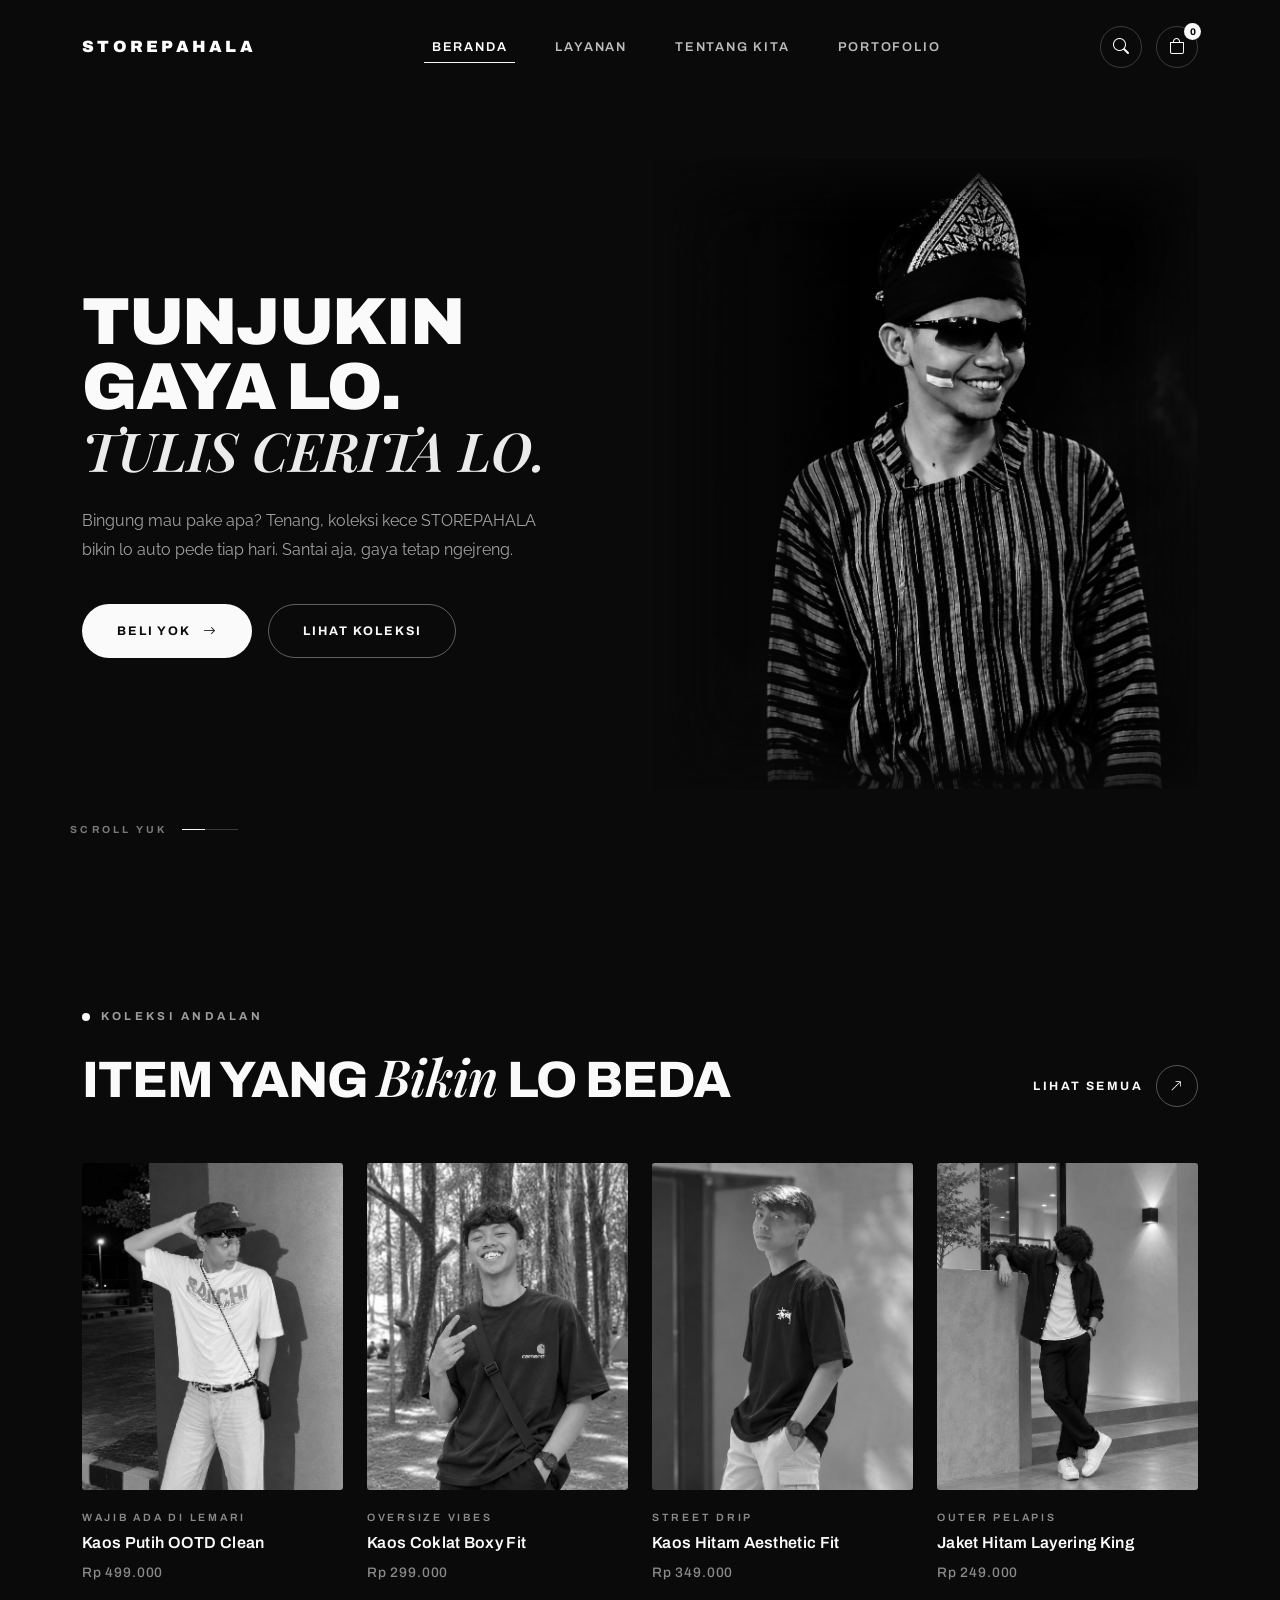
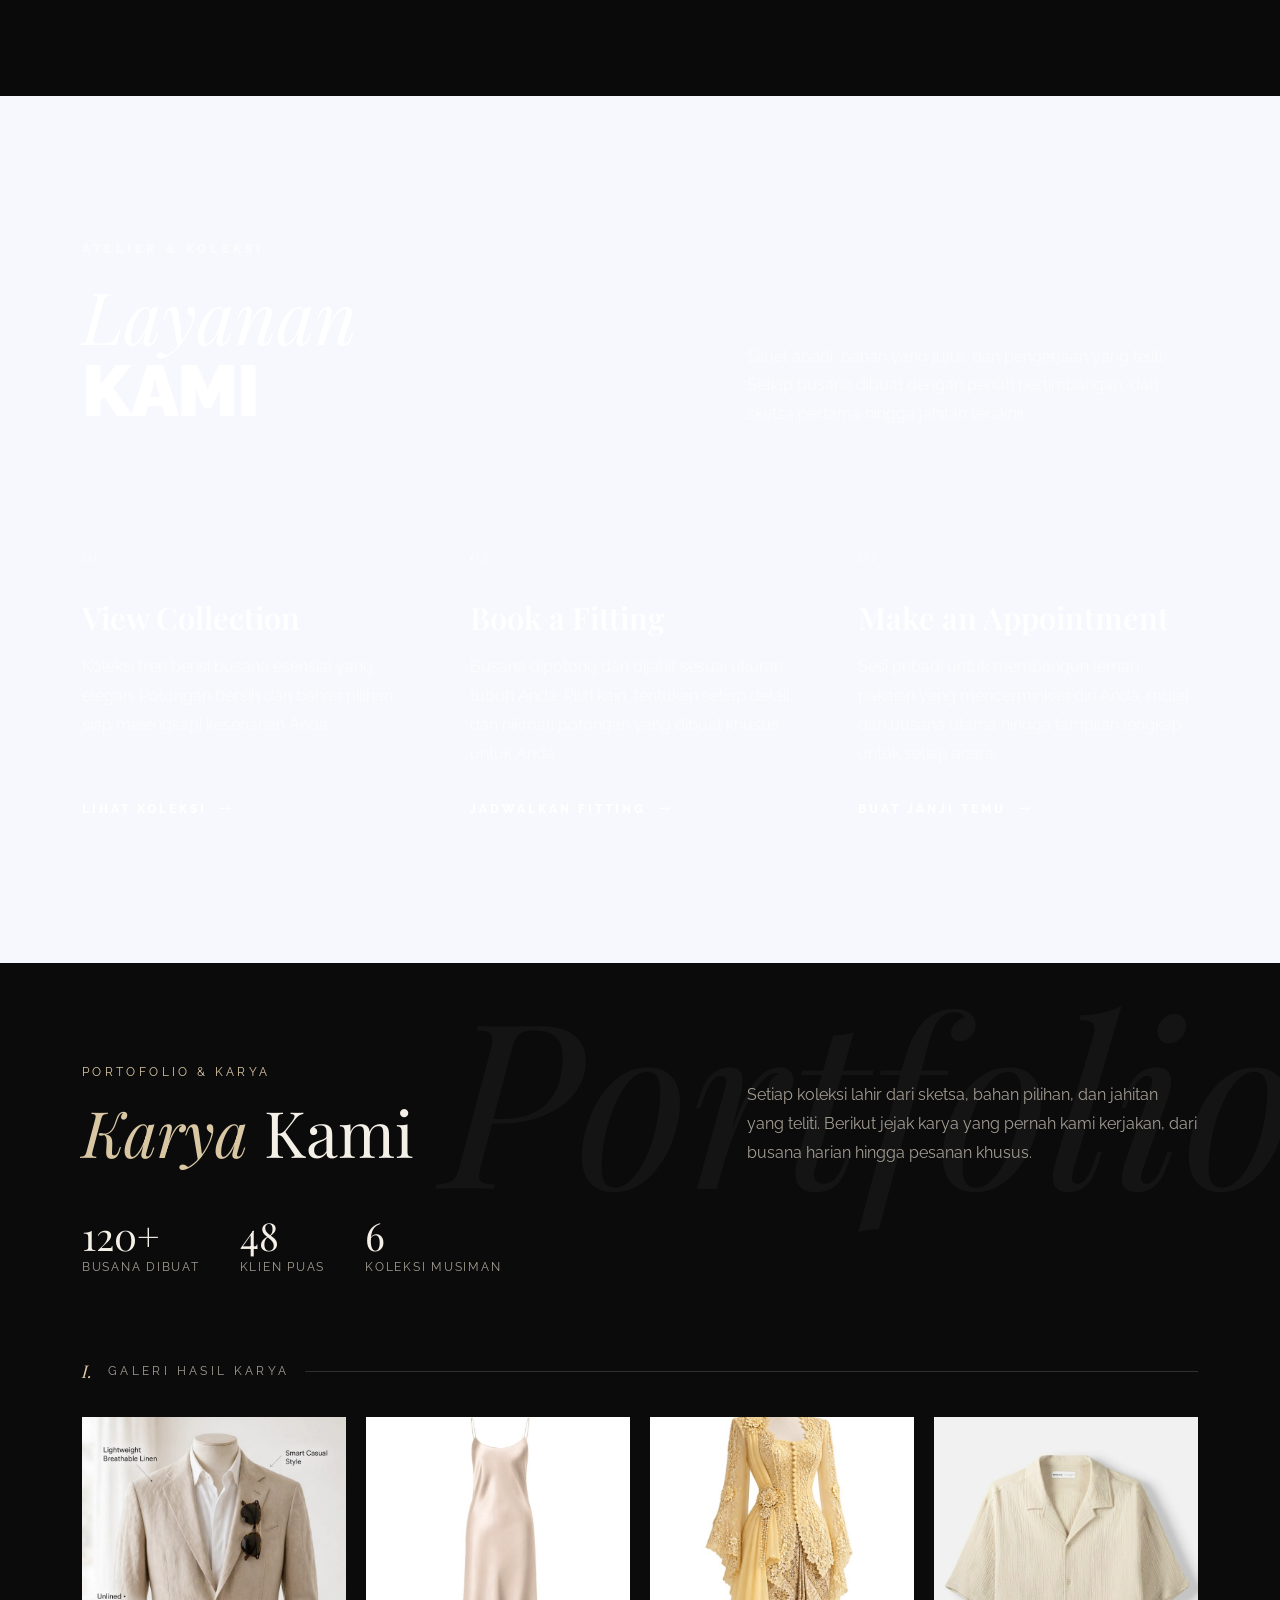
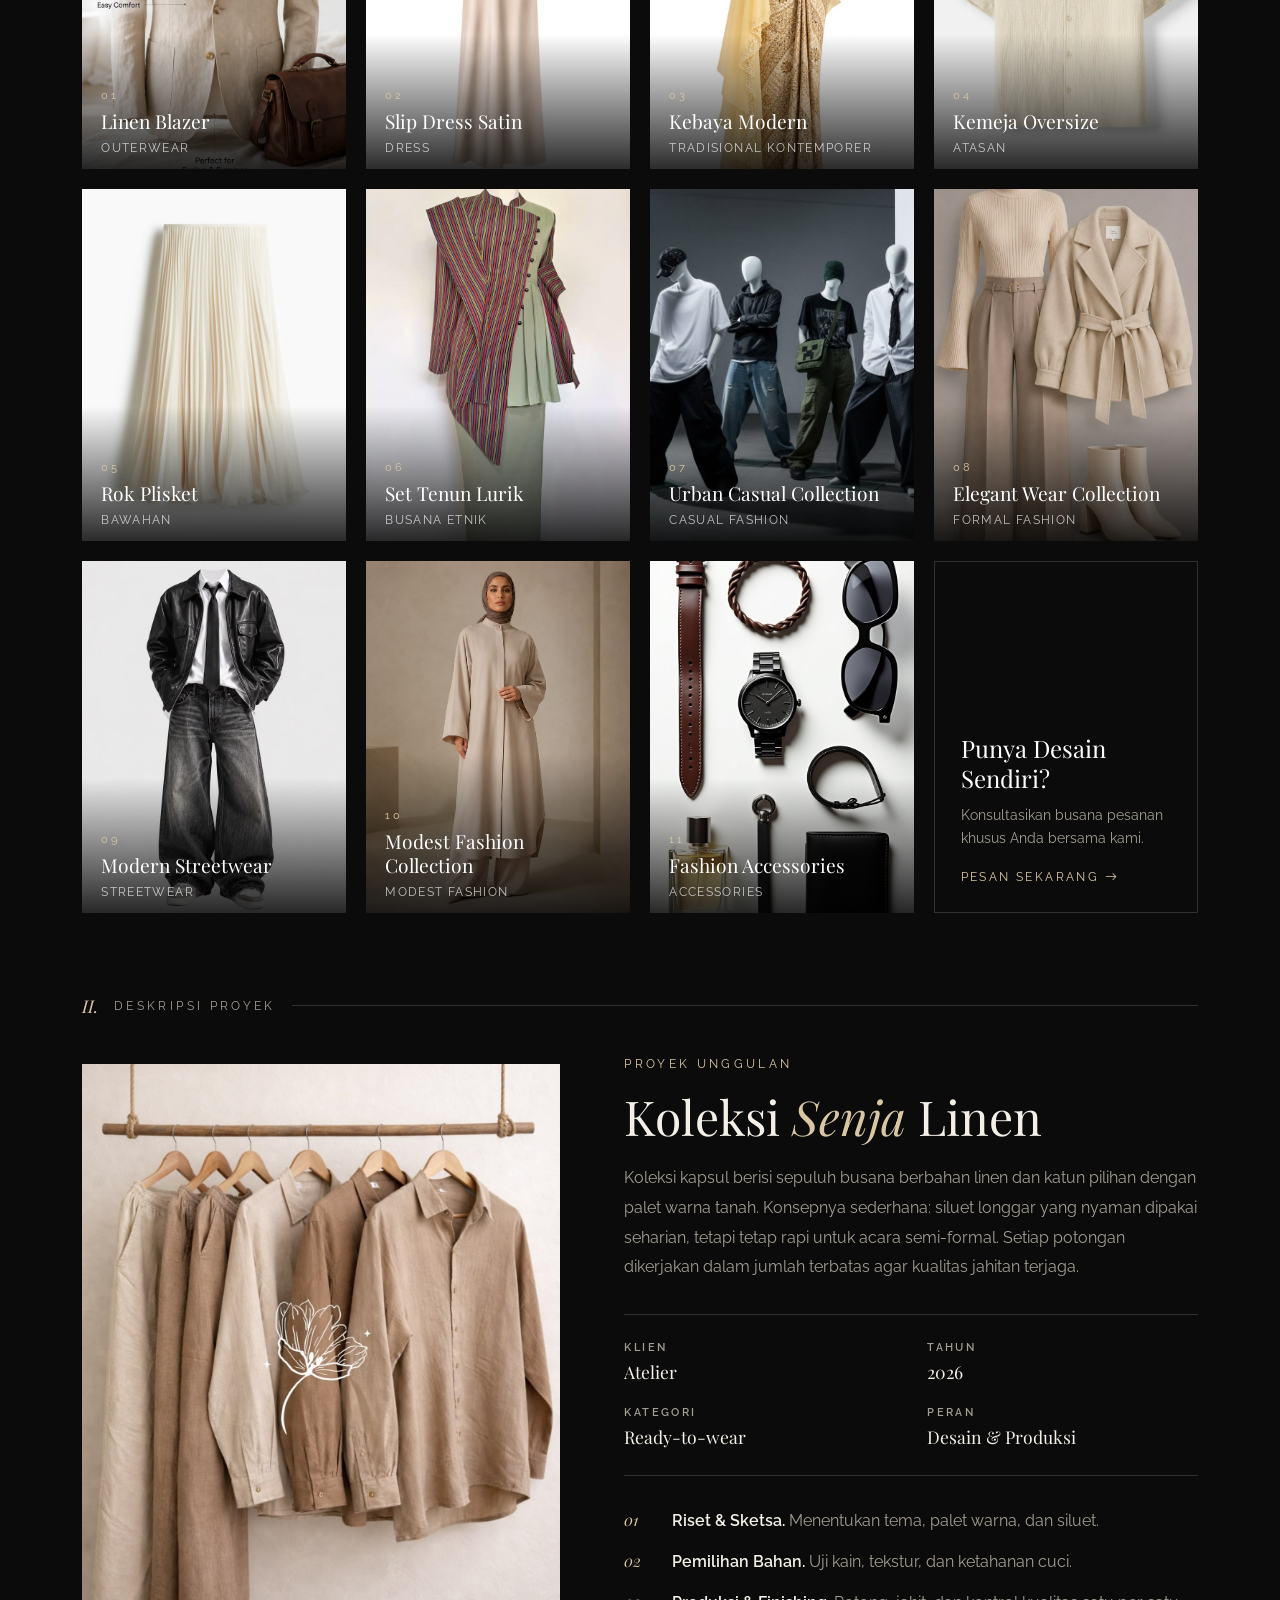
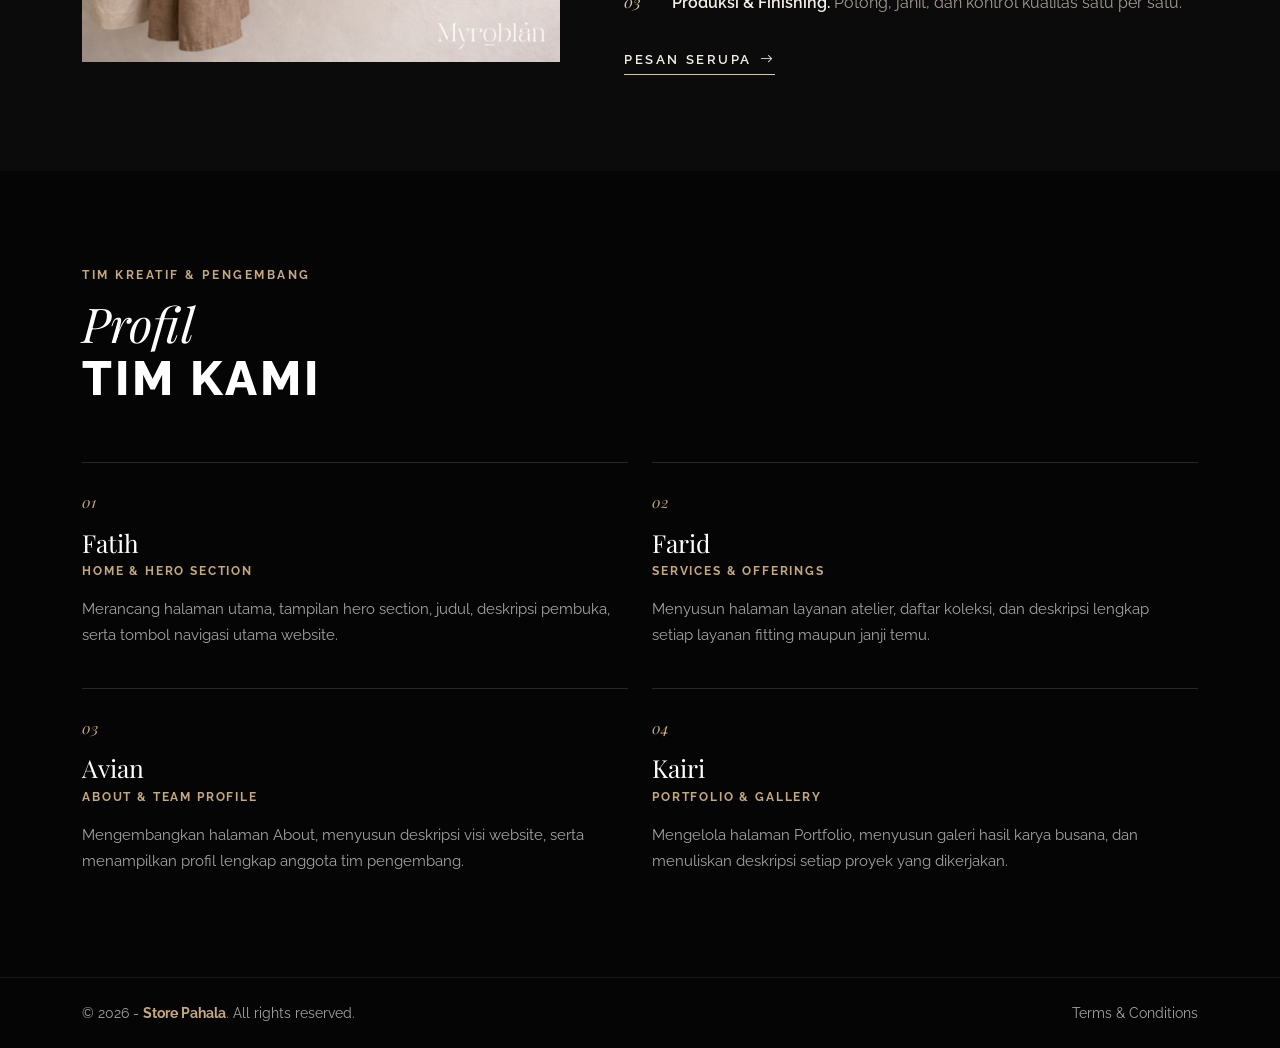
<file: index.html>
<!doctype html>
<html lang="en" class="h-100">
<head>
    <!-- Required meta tags -->
    <meta charset="utf-8">
    <meta name="viewport" content="width=device-width, initial-scale=1, shrink-to-fit=no">
    <meta name="description" content="STOREPAHALA - OOTD anak muda zaman sekarang. Streetwear kece, bahan premium, dan gaya yang bikin auto pede. Cek koleksinya, yuk!">
    <meta name="author" content="STOREPAHALA">

    <!-- Title -->
    <title>STOREPAHALA - Fashion Store Kekinian</title>

    <!-- Favicon icon -->
    <link rel="shortcut icon" href="assets/img/favicon.ico" type="image/x-icon">

    <!-- Bootstrap CSS -->
    <link href="https://cdn.jsdelivr.net/npm/bootstrap@5.2.3/dist/css/bootstrap.min.css" rel="stylesheet" integrity="sha384-rbsA2VBKQhggwzxH7pPCaAqO46MgnOM80zW1RWuH61DGLwZJEdK2Kadq2F9CUG65" crossorigin="anonymous">

    <!-- Bootstrap Icons -->
    <link rel="stylesheet" href="https://cdn.jsdelivr.net/npm/bootstrap-icons@1.10.2/font/bootstrap-icons.css">

    <!-- Font -->
    <link href="https://fonts.googleapis.com/css?family=Raleway:100,200,300,400,500,600,700,800,900&amp;display=swap" rel="stylesheet">
    <link rel="preconnect" href="https://fonts.googleapis.com">
    <link rel="preconnect" href="https://fonts.gstatic.com" crossorigin>
    <link href="https://fonts.googleapis.com/css2?family=Archivo:wght@400;500;600;700;800;900&amp;family=Playfair+Display:ital,wght@0,500;0,600;0,700;1,500;1,600;1,700&amp;display=swap" rel="stylesheet">

    <!-- Custom Style -->
    <link rel="stylesheet" href="assets/css/style.css">
    <link rel="stylesheet" href="assets/css/home.css">
</head>

<body id="home" class="d-flex flex-column h-100">
    <!-- Navbar -->
    <nav class="navbar navbar-expand-lg fixed-top sp-navbar" id="spNavbar">
        <div class="container">
            <!-- Brand -->
            <a class="navbar-brand" href="#home">STOREPAHALA</a>
            <button class="navbar-toggler" type="button" data-bs-toggle="collapse" data-bs-target="#navbarSupportedContent" aria-controls="navbarSupportedContent" aria-expanded="false" aria-label="Toggle navigation">
                <span class="navbar-toggler-icon"></span>
            </button>
            <div class="collapse navbar-collapse py-3 py-lg-1" id="navbarSupportedContent">
                <!-- Menu -->
                <ul class="navbar-nav mx-auto mb-2 mb-lg-0">
                    <li class="nav-item">
                        <a class="nav-link mx-3 active" href="#home">Beranda</a>
                    </li>
                    <li class="nav-item">
                        <a class="nav-link mx-3" href="#services">Layanan</a>
                    </li>
                    <li class="nav-item">
                        <a class="nav-link mx-3" href="#about">Tentang Kita</a>
                    </li>
                    <li class="nav-item">
                        <a class="nav-link mx-3" href="#portfolio">Portofolio</a>
                    </li>
                </ul>
                <!-- Actions -->
                <div class="sp-nav-actions d-flex align-items-center">
                    <button class="sp-icon-btn me-2" type="button" aria-label="Cari">
                        <i class="bi bi-search"></i>
                    </button>
                    <button class="sp-icon-btn" type="button" aria-label="Keranjang belanja">
                        <i class="bi bi-bag"></i>
                        <span class="sp-cart-count">0</span>
                    </button>
                </div>
            </div>
        </div>
    </nav>

    <!-- Main Content -->
    <main class="flex-shrink-0">
        <!-- Heroes -->
        <section class="sp-hero">
            <div class="container">
                <div class="row align-items-center">
                    <div class="col-lg-6 sp-hero-content">
                        <h1 class="sp-hero-title">
                            <span class="sp-mask"><span class="sp-line">Tunjukin</span></span>
                            <span class="sp-mask"><span class="sp-line">Gaya Lo.</span></span>
                            <span class="sp-mask"><span class="sp-line is-serif">Tulis Cerita Lo.</span></span>
                        </h1>
                        <p class="sp-hero-desc">Bingung mau pake apa? Tenang, koleksi kece STOREPAHALA bikin lo auto pede tiap hari. Santai aja, gaya tetap ngejreng.</p>
                        <div class="sp-hero-actions">
                            <a href="#featured" class="sp-btn sp-btn-light">Beli Yok <span class="sp-btn-arrow"><i class="bi bi-arrow-right"></i></span></a>
                            <a href="#portfolio" class="sp-btn sp-btn-ghost">Lihat Koleksi</a>
                        </div>
                        <div class="sp-scroll-hint"><span>Scroll Yuk</span><span class="sp-scroll-line"></span></div>
                    </div>
                    <div class="col-lg-6 sp-hero-media">
                        <div class="sp-media-frame">
                            <img src="assets/img/hero-pahala.jpg" class="sp-hero-img" alt="Model fashion STOREPAHALA" loading="eager">
                        </div>
                    </div>
                </div>
            </div>
        </section>

        <!-- Featured Collection -->
        <section id="featured" class="sp-featured">
            <div class="container">
                <div class="sp-section-head">
                    <div>
                        <span class="sp-eyebrow"><span class="sp-eyebrow-dot"></span>Koleksi Andalan</span>
                        <h2 class="sp-section-title">Item yang <em>Bikin</em> Lo Beda</h2>
                    </div>
                    <a href="#portfolio" class="sp-link-all">Lihat Semua <span><i class="bi bi-arrow-up-right"></i></span></a>
                </div>
                <div class="row g-4 sp-product-grid">
                    <div class="col-6 col-lg-3 sp-product">
                        <a href="#portfolio" class="sp-product-link">
                            <div class="sp-product-media">
                            <img src="assets/img/collection-1.jpg" alt="Kaos Putih OOTD Clean" loading="lazy">
                            <span class="sp-product-hover"><i class="bi bi-arrow-up-right"></i></span>
                        </div>
                        <div class="sp-product-info">
                            <span class="sp-product-cat">Wajib Ada di Lemari</span>
                            <h3 class="sp-product-name">Kaos Putih OOTD Clean</h3>
                            <span class="sp-product-price">Rp 499.000</span>
                            </div>
                        </a>
                    </div>
                    <div class="col-6 col-lg-3 sp-product">
                        <a href="#portfolio" class="sp-product-link">
                            <div class="sp-product-media">
                            <img src="assets/img/collection-2.jpg" alt="Kaos Coklat Boxy Fit" loading="lazy">
                            <span class="sp-product-hover"><i class="bi bi-arrow-up-right"></i></span>
                        </div>
                        <div class="sp-product-info">
                            <span class="sp-product-cat">Oversize Vibes</span>
                            <h3 class="sp-product-name">Kaos Coklat Boxy Fit</h3>
                            <span class="sp-product-price">Rp 299.000</span>
                            </div>
                        </a>
                    </div>
                    <div class="col-6 col-lg-3 sp-product">
                        <a href="#portfolio" class="sp-product-link">
                            <div class="sp-product-media">
                            <img src="assets/img/collection-3.jpg" alt="Kaos Hitam Aesthetic Fit" loading="lazy">
                            <span class="sp-product-hover"><i class="bi bi-arrow-up-right"></i></span>
                        </div>
                        <div class="sp-product-info">
                            <span class="sp-product-cat">Street Drip</span>
                            <h3 class="sp-product-name">Kaos Hitam Aesthetic Fit</h3>
                            <span class="sp-product-price">Rp 349.000</span>
                            </div>
                        </a>
                    </div>
                    <div class="col-6 col-lg-3 sp-product">
                        <a href="#portfolio" class="sp-product-link">
                            <div class="sp-product-media">
                            <img src="assets/img/collection-4.jpg" alt="Jaket Hitam Layering King" loading="lazy">
                            <span class="sp-product-hover"><i class="bi bi-arrow-up-right"></i></span>
                        </div>
                        <div class="sp-product-info">
                            <span class="sp-product-cat">Outer Pelapis</span>
                            <h3 class="sp-product-name">Jaket Hitam Layering King</h3>
                            <span class="sp-product-price">Rp 249.000</span>
                            </div>
                        </a>
                    </div>
                </div>
            </div>
        </section>

        

        <!-- Services -->
        <section id="services" class="services-parallax">
            <span class="svc-watermark" aria-hidden="true">Atelier</span>

            <div class="container position-relative">
                <div class="row mb-5 pb-lg-4">
                    <div class="col-lg-7">
                        <span class="svc-eyebrow">Atelier &amp; Koleksi</span>
                        <h2 class="svc-heading"><em>Layanan</em> Kami</h2>
                    </div>
                    <div class="col-lg-5 d-flex align-items-end">
                        <p class="svc-intro">Siluet abadi, bahan yang jujur, dan pengerjaan yang teliti. Setiap busana dibuat dengan penuh pertimbangan, dari sketsa pertama hingga jahitan terakhir.</p>
                    </div>
                </div>

                <div class="row g-4 g-lg-5">
                    <div class="col-md-4">
                        <article class="svc-item">
                            <span class="svc-num">01</span>
                            <h3 class="svc-title">View Collection</h3>
                            <p class="svc-text">Koleksi tren berisi busana esensial yang elegan. Potongan bersih dan bahan pilihan, siap melengkapi keseharian Anda.</p>
                            <a href="#portfolio" class="svc-link">Lihat Koleksi <i class="bi bi-arrow-right"></i></a>
                        </article>
                    </div>
                    <div class="col-md-4">
                        <article class="svc-item">
                            <span class="svc-num">02</span>
                            <h3 class="svc-title">Book a Fitting</h3>
                            <p class="svc-text">Busana dipotong dan dijahit sesuai ukuran tubuh Anda. Pilih kain, tentukan setiap detail, dan nikmati potongan yang dibuat khusus untuk Anda.</p>
                            <a href="#contact" class="svc-link">Jadwalkan Fitting <i class="bi bi-arrow-right"></i></a>
                        </article>
                    </div>
                    <div class="col-md-4">
                        <article class="svc-item">
                            <span class="svc-num">03</span>
                            <h3 class="svc-title">Make an Appointment</h3>
                            <p class="svc-text">Sesi pribadi untuk membangun lemari pakaian yang mencerminkan diri Anda, mulai dari busana utama hingga tampilan lengkap untuk setiap acara.</p>
                            <a href="#contact" class="svc-link">Buat Janji Temu <i class="bi bi-arrow-right"></i></a>
                        </article>
                    </div>
                </div>
            </div>
        </section>
        <!-- About -->
       

        <!-- Portfolio -->
        <section id="portfolio" class="pf">
            <style>
                @import url('https://fonts.googleapis.com/css2?family=Playfair+Display:ital,wght@0,400;0,600;1,400&display=swap');

                /* ===== Portofolio (tema hitam): halaman porto, galeri, deskripsi proyek ===== */
                .pf {
                    --pf-bg: #0b0b0c;
                    --pf-text: #f4f0e8;
                    --pf-muted: #a39d92;
                    --pf-line: rgba(244, 240, 232, .16);
                    --pf-accent: #d9c7a3;
                    position: relative;
                    overflow: hidden;
                    padding: 6rem 0;
                    background: var(--pf-bg);
                    color: var(--pf-text);
                }
                .pf-watermark {
                    position: absolute;
                    top: 1rem;
                    right: -1rem;
                    font-family: 'Playfair Display', Georgia, serif;
                    font-style: italic;
                    font-size: clamp(6rem, 18vw, 16rem);
                    line-height: 1;
                    color: rgba(255, 255, 255, .04);
                    pointer-events: none;
                    user-select: none;
                    white-space: nowrap;
                }
                .pf-eyebrow {
                    display: inline-block;
                    margin-bottom: 1rem;
                    font-size: .75rem;
                    letter-spacing: .28em;
                    text-transform: uppercase;
                    color: var(--pf-accent);
                }
                .pf-heading {
                    font-family: 'Playfair Display', Georgia, serif;
                    font-weight: 400;
                    font-size: clamp(2.4rem, 5vw, 4rem);
                    line-height: 1.1;
                    margin: 0;
                    color: var(--pf-text);
                }
                .pf-heading em { font-style: italic; color: var(--pf-accent); }
                .pf-intro { color: var(--pf-muted); line-height: 1.8; margin: 0; }

                /* label sub-bagian */
                .pf-label {
                    display: flex;
                    align-items: center;
                    gap: 1rem;
                    margin: 5rem 0 2rem;
                    font-size: .75rem;
                    letter-spacing: .28em;
                    text-transform: uppercase;
                    color: var(--pf-muted);
                }
                .pf-label::after { content: ""; flex: 1; height: 1px; background: var(--pf-line); }
                .pf-label b { font-family: 'Playfair Display', Georgia, serif; font-style: italic; font-weight: 400; font-size: 1.1rem; letter-spacing: 0; color: var(--pf-accent); }

                /* statistik singkat */
                .pf-stats { display: flex; flex-wrap: wrap; gap: 2.5rem; margin-top: 3rem; }
                .pf-stat strong { display: block; font-family: 'Playfair Display', Georgia, serif; font-weight: 400; font-size: 2.4rem; line-height: 1; color: var(--pf-text); }
                .pf-stat span { font-size: .78rem; letter-spacing: .14em; text-transform: uppercase; color: var(--pf-muted); }

                /* galeri: 12 sel = 4 / 3 / 2 kolom tanpa sel kosong */
                .pf-grid {
                    display: grid;
                    grid-template-columns: repeat(4, 1fr);
                    gap: 1.25rem;
                }
                .pf-item {
                    position: relative;
                    margin: 0;
                    overflow: hidden;
                    aspect-ratio: 3 / 4;
                    background: linear-gradient(160deg, #26231f, #121110);
                }
                .pf-item img {
                    position: absolute; inset: 0;
                    width: 100%; height: 100%;
                    object-fit: cover;
                    transition: transform .8s cubic-bezier(.2, .7, .2, 1);
                }
                .pf-item:hover img { transform: scale(1.05); }
                .pf-ph {
                    position: absolute; inset: 0;
                    display: flex; align-items: center; justify-content: center;
                    font-family: 'Playfair Display', Georgia, serif;
                    font-style: italic;
                    font-size: 4rem;
                    color: rgba(255, 255, 255, .12);
                }
                .pf-item figcaption {
                    position: absolute; left: 0; right: 0; bottom: 0;
                    padding: 3rem 1.2rem 1.1rem;
                    color: #fff;
                    background: linear-gradient(to top, rgba(0, 0, 0, .88), rgba(0, 0, 0, 0));
                    transform: translateY(.5rem);
                    transition: transform .5s ease;
                }
                .pf-item:hover figcaption { transform: none; }
                .pf-no { font-size: .7rem; letter-spacing: .24em; color: var(--pf-accent); }
                .pf-item h4 { margin: .2rem 0 .1rem; font-family: 'Playfair Display', Georgia, serif; font-weight: 400; font-size: 1.2rem; line-height: 1.25; color: #fff; }
                .pf-cat { font-size: .72rem; letter-spacing: .12em; text-transform: uppercase; color: rgba(255, 255, 255, .7); }

                /* kotak ajakan di akhir galeri */
                .pf-cta {
                    display: flex; flex-direction: column; justify-content: flex-end;
                    padding: 1.6rem;
                    background: transparent;
                    border: 1px solid var(--pf-line);
                    color: var(--pf-text);
                    text-decoration: none;
                    transition: border-color .4s ease, background .4s ease;
                }
                .pf-cta:hover { border-color: var(--pf-accent); background: rgba(217, 199, 163, .06); color: var(--pf-text); }
                .pf-cta h4 { font-size: 1.5rem; margin-bottom: .6rem; }
                .pf-cta p { color: var(--pf-muted); font-size: .9rem; line-height: 1.6; margin: 0 0 1.2rem; }
                .pf-cta .pf-arrow { font-size: .75rem; letter-spacing: .2em; text-transform: uppercase; color: var(--pf-accent); }

                /* deskripsi proyek */
                .pf-project { display: grid; grid-template-columns: 5fr 6fr; gap: 4rem; align-items: center; }
                .pf-project .pf-item { aspect-ratio: 4 / 5; }
                .pf-project h3 { font-family: 'Playfair Display', Georgia, serif; font-weight: 400; font-size: clamp(2rem, 4vw, 3rem); line-height: 1.15; margin: 0 0 1.2rem; color: var(--pf-text); }
                .pf-project h3 em { font-style: italic; color: var(--pf-accent); }
                .pf-project p { color: var(--pf-muted); line-height: 1.85; }
                .pf-details { display: grid; grid-template-columns: repeat(2, 1fr); gap: 1.2rem 2rem; margin: 2rem 0; padding: 1.5rem 0; border-top: 1px solid var(--pf-line); border-bottom: 1px solid var(--pf-line); }
                .pf-details dt { font-size: .7rem; letter-spacing: .22em; text-transform: uppercase; color: var(--pf-muted); font-weight: 600; }
                .pf-details dd { margin: .2rem 0 0; font-family: 'Playfair Display', Georgia, serif; font-size: 1.1rem; color: var(--pf-text); }
                .pf-steps { list-style: none; padding: 0; margin: 0 0 2rem; display: grid; gap: 1rem; }
                .pf-steps li { display: grid; grid-template-columns: 3rem 1fr; align-items: baseline; }
                .pf-steps .n { font-family: 'Playfair Display', Georgia, serif; font-style: italic; color: var(--pf-accent); }
                .pf-steps strong { font-weight: 600; color: var(--pf-text); }
                .pf-steps span.d { color: var(--pf-muted); }
                .pf-link { display: inline-flex; align-items: center; gap: .5rem; color: var(--pf-text); text-decoration: none; font-size: .8rem; letter-spacing: .2em; text-transform: uppercase; font-weight: 600; padding-bottom: .3rem; border-bottom: 1px solid var(--pf-accent); transition: gap .3s ease, color .3s ease; }
                .pf-link:hover { color: var(--pf-accent); gap: .9rem; }

                @media (max-width: 991.98px) {
                    .pf { padding: 4rem 0; }
                    .pf-grid { grid-template-columns: repeat(3, 1fr); }
                    .pf-project { grid-template-columns: 1fr; gap: 2.5rem; }
                }
                @media (max-width: 575.98px) {
                    .pf-grid { grid-template-columns: repeat(2, 1fr); gap: .8rem; }
                    .pf-item figcaption { padding: 2rem .8rem .8rem; }
                    .pf-item h4 { font-size: 1rem; }
                    .pf-cta { padding: 1rem; }
                    .pf-cta h4 { font-size: 1.1rem; }
                    .pf-cta p { display: none; }
                    .pf-details { grid-template-columns: 1fr; }
                }
                @media (prefers-reduced-motion: reduce) {
                    .pf-item img, .pf-item figcaption, .pf-link, .pf-cta { transition: none; }
                }
            </style>

            <span class="pf-watermark" aria-hidden="true">Portfolio</span>

            <div class="container position-relative">

                <!-- Halaman portofolio (pembuka) -->
                <div class="row">
                    <div class="col-lg-7">
                        <span class="pf-eyebrow">Portofolio &amp; Karya</span>
                        <h2 class="pf-heading"><em>Karya</em> Kami</h2>
                    </div>
                    <div class="col-lg-5 d-flex align-items-end mt-4 mt-lg-0">
                        <p class="pf-intro">Setiap koleksi lahir dari sketsa, bahan pilihan, dan jahitan yang teliti. Berikut jejak karya yang pernah kami kerjakan, dari busana harian hingga pesanan khusus.</p>
                    </div>
                </div>

                <div class="pf-stats">
                    <div class="pf-stat"><strong>120+</strong><span>Busana dibuat</span></div>
                    <div class="pf-stat"><strong>48</strong><span>Klien puas</span></div>
                    <div class="pf-stat"><strong>6</strong><span>Koleksi musiman</span></div>
                </div>

                <!-- Galeri hasil karya -->
                <div id="galeri" class="pf-label"><b>I.</b> Galeri Hasil Karya</div>

                <div class="pf-grid">
                    <figure class="pf-item">
                        <span class="pf-ph" aria-hidden="true">01</span>
                        <img src="assets/img/portfolio/linen_blazer.jpg" data-base="assets/img/portfolio/linen_blazer" alt="Linen Blazer" loading="lazy">
                        <figcaption><span class="pf-no">01</span><h4>Linen Blazer</h4><span class="pf-cat">Outerwear</span></figcaption>
                    </figure>
                    <figure class="pf-item">
                        <span class="pf-ph" aria-hidden="true">02</span>
                        <img src="assets/img/portfolio/slip_dress_satin.jpg" data-base="assets/img/portfolio/slip_dress_satin" alt="Slip Dress Satin" loading="lazy">
                        <figcaption><span class="pf-no">02</span><h4>Slip Dress Satin</h4><span class="pf-cat">Dress</span></figcaption>
                    </figure>
                    <figure class="pf-item">
                        <span class="pf-ph" aria-hidden="true">03</span>
                        <img src="assets/img/portfolio/kebaya_modern.jpg" data-base="assets/img/portfolio/kebaya_modern" alt="Kebaya Modern" loading="lazy">
                        <figcaption><span class="pf-no">03</span><h4>Kebaya Modern</h4><span class="pf-cat">Tradisional Kontemporer</span></figcaption>
                    </figure>
                    <figure class="pf-item">
                        <span class="pf-ph" aria-hidden="true">04</span>
                        <img src="assets/img/portfolio/kemeja_oversize.jpg" data-base="assets/img/portfolio/kemeja_oversize" alt="Kemeja Oversize" loading="lazy">
                        <figcaption><span class="pf-no">04</span><h4>Kemeja Oversize</h4><span class="pf-cat">Atasan</span></figcaption>
                    </figure>
                    <figure class="pf-item">
                        <span class="pf-ph" aria-hidden="true">05</span>
                        <img src="assets/img/portfolio/rok_plisket.jpg" data-base="assets/img/portfolio/rok_plisket" alt="Rok Plisket" loading="lazy">
                        <figcaption><span class="pf-no">05</span><h4>Rok Plisket</h4><span class="pf-cat">Bawahan</span></figcaption>
                    </figure>
                    <figure class="pf-item">
                        <span class="pf-ph" aria-hidden="true">06</span>
                        <img src="assets/img/portfolio/set_tenun_lurik.jpg" data-base="assets/img/portfolio/set_tenun_lurik" alt="Set Tenun Lurik" loading="lazy">
                        <figcaption><span class="pf-no">06</span><h4>Set Tenun Lurik</h4><span class="pf-cat">Busana Etnik</span></figcaption>
                    </figure>
                    <figure class="pf-item">
                        <span class="pf-ph" aria-hidden="true">07</span>
                        <img src="assets/img/portfolio/urban_casual_collection.jpg" data-base="assets/img/portfolio/urban_casual_collection" alt="Urban Casual Collection" loading="lazy">
                        <figcaption><span class="pf-no">07</span><h4>Urban Casual Collection</h4><span class="pf-cat">Casual Fashion</span></figcaption>
                    </figure>
                    <figure class="pf-item">
                        <span class="pf-ph" aria-hidden="true">08</span>
                        <img src="assets/img/portfolio/elegant_wear_collection.jpg" data-base="assets/img/portfolio/elegant_wear_collection" alt="Elegant Wear Collection" loading="lazy">
                        <figcaption><span class="pf-no">08</span><h4>Elegant Wear Collection</h4><span class="pf-cat">Formal Fashion</span></figcaption>
                    </figure>
                    <figure class="pf-item">
                        <span class="pf-ph" aria-hidden="true">09</span>
                        <img src="assets/img/portfolio/modern_streetwear.jpg" data-base="assets/img/portfolio/modern_streetwear" alt="Modern Streetwear" loading="lazy">
                        <figcaption><span class="pf-no">09</span><h4>Modern Streetwear</h4><span class="pf-cat">Streetwear</span></figcaption>
                    </figure>
                    <figure class="pf-item">
                        <span class="pf-ph" aria-hidden="true">10</span>
                        <img src="assets/img/portfolio/modest_fashion_collection.jpg" data-base="assets/img/portfolio/modest_fashion_collection" alt="Modest Fashion Collection" loading="lazy">
                        <figcaption><span class="pf-no">10</span><h4>Modest Fashion Collection</h4><span class="pf-cat">Modest Fashion</span></figcaption>
                    </figure>
                    <figure class="pf-item">
                        <span class="pf-ph" aria-hidden="true">11</span>
                        <img src="assets/img/portfolio/fashion_accessories.jpg" data-base="assets/img/portfolio/fashion_accessories" alt="Fashion Accessories" loading="lazy">
                        <figcaption><span class="pf-no">11</span><h4>Fashion Accessories</h4><span class="pf-cat">Accessories</span></figcaption>
                    </figure>
                    <a href="#contact" class="pf-item pf-cta">
                        <h4>Punya Desain Sendiri?</h4>
                        <p>Konsultasikan busana pesanan khusus Anda bersama kami.</p>
                        <span class="pf-arrow">Pesan Sekarang <i class="bi bi-arrow-right"></i></span>
                    </a>
                </div>

                <!-- Deskripsi proyek -->
                <div id="deskripsi-proyek" class="pf-label"><b>II.</b> Deskripsi Proyek</div>

                <div class="pf-project">
                    <figure class="pf-item mb-0">
                        <span class="pf-ph" aria-hidden="true">Senja</span>
                        <img src="assets/img/portfolio/koleksi_senja_linen.jpg" data-base="assets/img/portfolio/koleksi_senja_linen" alt="Koleksi Senja Linen" loading="lazy">
                    </figure>

                    <div>
                        <span class="pf-eyebrow">Proyek Unggulan</span>
                        <h3>Koleksi <em>Senja</em> Linen</h3>
                        <p>Koleksi kapsul berisi sepuluh busana berbahan linen dan katun pilihan dengan palet warna tanah. Konsepnya sederhana: siluet longgar yang nyaman dipakai seharian, tetapi tetap rapi untuk acara semi-formal. Setiap potongan dikerjakan dalam jumlah terbatas agar kualitas jahitan terjaga.</p>

                        <dl class="pf-details">
                            <div><dt>Klien</dt><dd>Atelier</dd></div>
                            <div><dt>Tahun</dt><dd>2026</dd></div>
                            <div><dt>Kategori</dt><dd>Ready-to-wear</dd></div>
                            <div><dt>Peran</dt><dd>Desain &amp; Produksi</dd></div>
                        </dl>

                        <ol class="pf-steps">
                            <li><span class="n">01</span><div><strong>Riset &amp; Sketsa.</strong> <span class="d">Menentukan tema, palet warna, dan siluet.</span></div></li>
                            <li><span class="n">02</span><div><strong>Pemilihan Bahan.</strong> <span class="d">Uji kain, tekstur, dan ketahanan cuci.</span></div></li>
                            <li><span class="n">03</span><div><strong>Produksi &amp; Finishing.</strong> <span class="d">Potong, jahit, dan kontrol kualitas satu per satu.</span></div></li>
                        </ol>

                        <a href="#contact" class="pf-link">Pesan Serupa <i class="bi bi-arrow-right"></i></a>
                    </div>
                </div>

            </div>

            <!-- Foto: coba .jpg dulu, lalu .jpeg/.png/.webp bila ekstensi file berbeda -->
            <script>
                (function () {
                    var exts = ['jpg', 'jpeg', 'png', 'webp', 'jfif', 'avif'];
                    document.querySelectorAll('#portfolio img[data-base]').forEach(function (img) {
                        var i = 0;
                        function next() {
                            i++;
                            if (i < exts.length) {
                                img.src = img.getAttribute('data-base') + '.' + exts[i];
                            } else {
                                img.removeEventListener('error', next);
                                img.style.display = 'none';
                            }
                        }
                        img.addEventListener('error', next);
                        if (img.complete && img.naturalWidth === 0 && img.getAttribute('src')) next();
                    });
                })();
            </script>
        </section>

       
        <section id="contact" class="about-section">
            <div class="container">
                <!-- Profil Tim Lengkap (4 Anggota) -->
                <div class="row team-header-row">
                    <div class="col-12">
                        <span class="abt-eyebrow">Tim Kreatif &amp; Pengembang</span>
                        <h2 class="abt-heading">
                            <em>Profil</em>
                            <strong>TIM KAMI</strong>
                        </h2>
                    </div>
                </div>
                <div class="row">
                    <!-- 1. Patih -->
                    <div class="col-md-6">
                        <article class="abt-item">
                            <span class="abt-num">01</span>
                            <h3 class="abt-title">Fatih</h3>
                            <span class="abt-role">Home &amp; Hero Section</span>
                            <p class="abt-text">
                                Merancang halaman utama, tampilan hero section, judul, deskripsi pembuka, serta tombol navigasi utama website.
                            </p>
                        </article>
                    </div>
                    <!-- 2. Parid -->
                    <div class="col-md-6">
                        <article class="abt-item">
                            <span class="abt-num">02</span>
                            <h3 class="abt-title">Farid</h3>
                            <span class="abt-role">Services &amp; Offerings</span>
                            <p class="abt-text">
                                Menyusun halaman layanan atelier, daftar koleksi, dan deskripsi lengkap setiap layanan fitting maupun janji temu.
                            </p>
                        </article>
                    </div>
                    <!-- 3. Pian -->
                    <div class="col-md-6">
                        <article class="abt-item">
                            <span class="abt-num">03</span>
                            <h3 class="abt-title">Avian</h3>
                            <span class="abt-role">About &amp; Team Profile</span>
                            <p class="abt-text">
                                Mengembangkan halaman About, menyusun deskripsi visi website, serta menampilkan profil lengkap anggota tim pengembang.
                            </p>
                        </article>
                    </div>
                    <!-- 4. Kai -->
                    <div class="col-md-6">
                        <article class="abt-item">
                            <span class="abt-num">04</span>
                            <h3 class="abt-title">Kairi</h3>
                            <span class="abt-role">Portfolio &amp; Gallery</span>
                            <p class="abt-text">
                                Mengelola halaman Portfolio, menyusun galeri hasil karya busana, dan menuliskan deskripsi setiap proyek yang dikerjakan.
                            </p>
                        </article>
                    </div>
                </div>
            </div>
        </section>
    </main>
    <!-- Footer -->
    <footer class="footer mt-auto py-4">
        <div class="container">
            <div class="d-flex flex-column flex-md-row align-items-center justify-content-between">
                <div class="copyright text-center text-md-start mb-2 mb-md-0">
                    &copy; 2026 - <a href="https://pustakakoding.com/" target="_blank" class="fw-bolder">Store Pahala</a>. All rights reserved.
                </div>
                <div class="link ms-md-auto">
                    <a href="https://pustakakoding.com/" target="_blank">Terms &amp; Conditions</a>
                </div>
            </div>
        </div>
    </footer>
    <!-- Popper and Bootstrap JS -->
    <script src="https://cdn.jsdelivr.net/npm/@popperjs/core@2.11.6/dist/umd/popper.min.js" integrity="sha384-oBqDVmMz9ATKxIep9tiCxS/Z9fNfEXiDAYTujMAeBAsjFuCZSmKbSSUnQlmh/jp3" crossorigin="anonymous"></script>
    <script src="https://cdn.jsdelivr.net/npm/bootstrap@5.2.3/dist/js/bootstrap.min.js" integrity="sha384-cuYeSxntonz0PPNlHhBs68uyIAVpIIOZZ5JqeqvYYIcEL727kskC66kF92t6Xl2V" crossorigin="anonymous"></script>
</body>
</html>
</file>
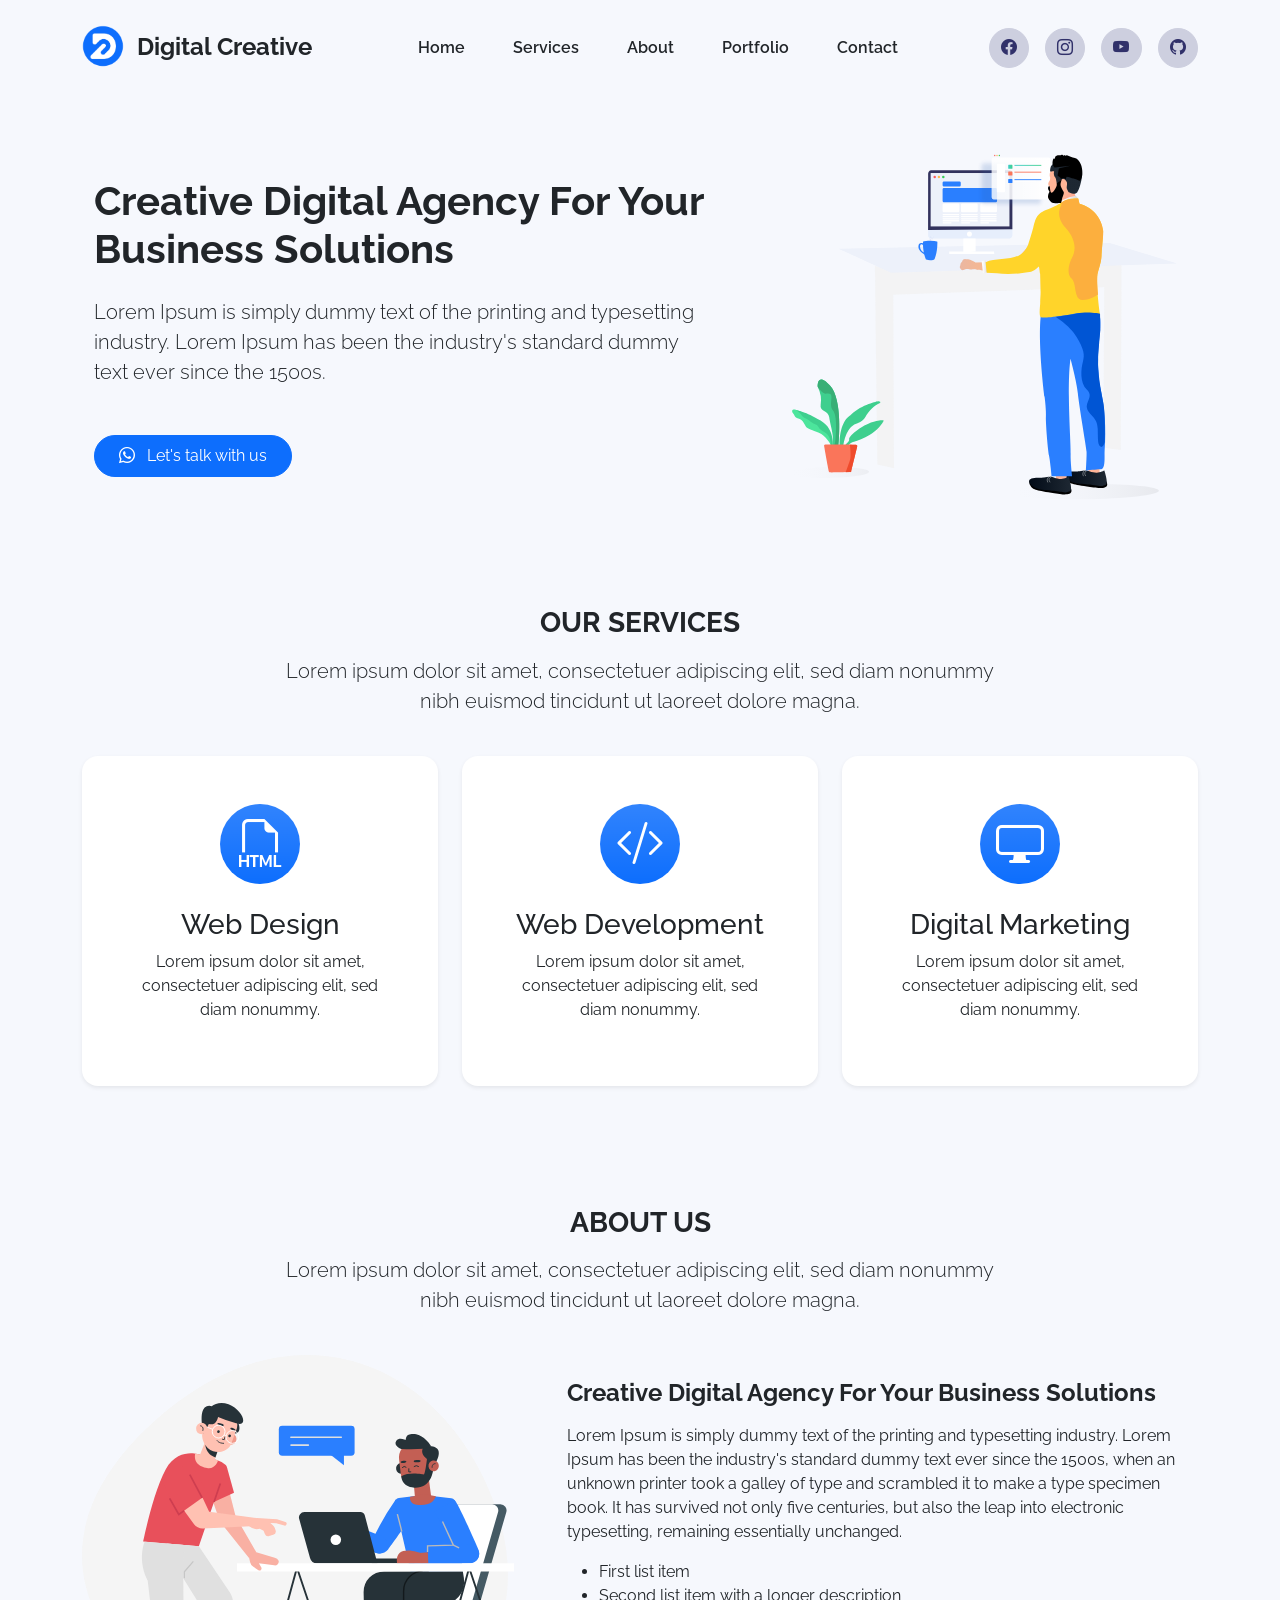
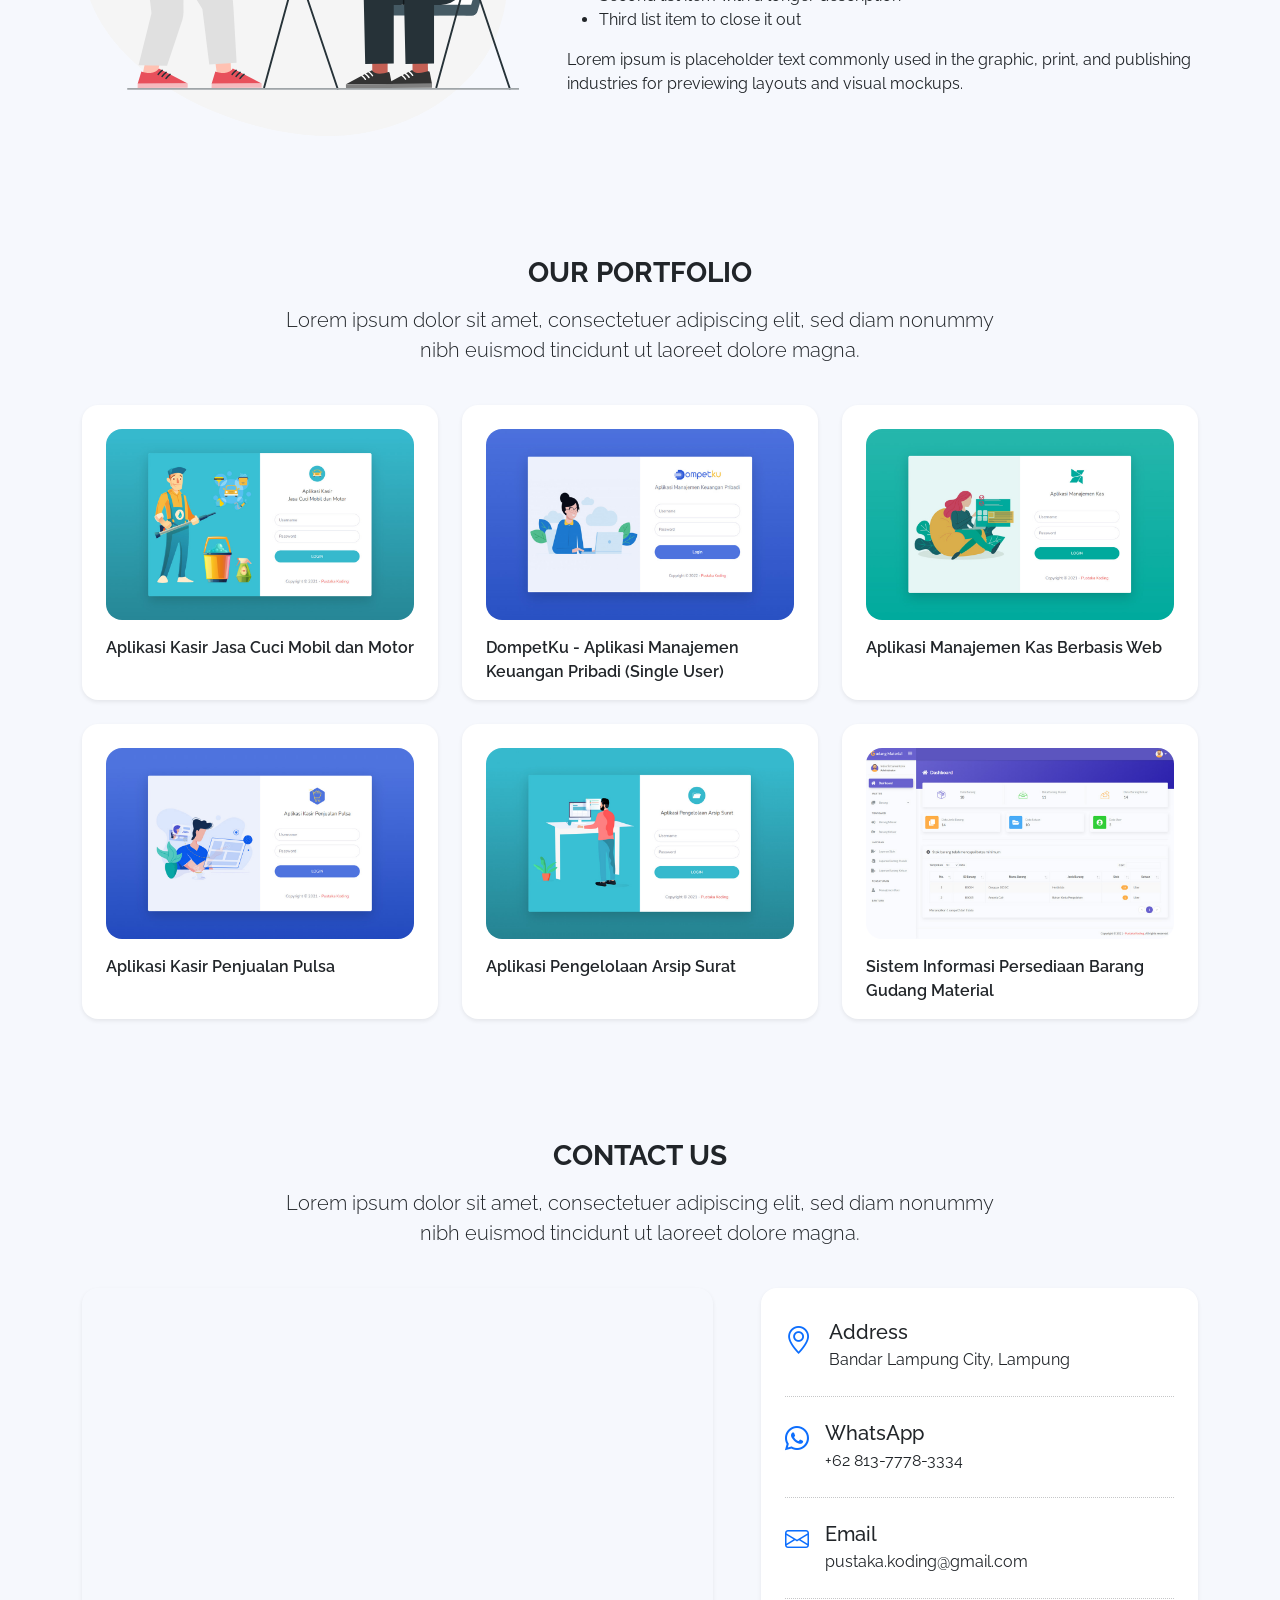
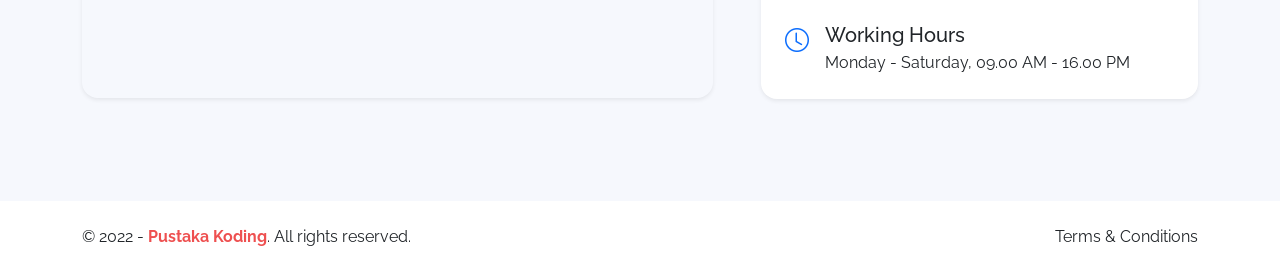
<file: webfashion/index.html>
<!doctype html>
<html lang="en" class="h-100">

<head>
    <!-- Required meta tags -->
    <meta charset="utf-8">
    <meta name="viewport" content="width=device-width, initial-scale=1, shrink-to-fit=no">
    <meta name="description" content="Website Company Profile Digital Creative">
    <meta name="author" content="agung tri utomo">

    <!-- Title -->
    <title>Digital Creative</title>

    <!-- Favicon icon -->
    <link rel="shortcut icon" href="assets/img/favicon.ico" type="image/x-icon">

    <!-- Bootstrap CSS -->
    <link href="https://cdn.jsdelivr.net/npm/bootstrap@5.2.3/dist/css/bootstrap.min.css" rel="stylesheet" integrity="sha384-rbsA2VBKQhggwzxH7pPCaAqO46MgnOM80zW1RWuH61DGLwZJEdK2Kadq2F9CUG65" crossorigin="anonymous">

    <!-- Bootstrap Icons -->
    <link rel="stylesheet" href="https://cdn.jsdelivr.net/npm/bootstrap-icons@1.10.2/font/bootstrap-icons.css">

    <!-- Font -->
    <link href="https://fonts.googleapis.com/css?family=Raleway:100,200,300,400,500,600,700,800,900&amp;display=swap" rel="stylesheet">

    <!-- Custom Style -->
    <link rel="stylesheet" href="assets/css/style.css">
</head>

<body id="home" class="d-flex flex-column h-100">
    <!-- Navbar -->
    <nav class="navbar navbar-expand-lg navbar-light py-4 bg-nav">
        <div class="container">
            <!-- Brand -->
            <a class="navbar-brand" href="https://pustakakoding.com">
                <img src="assets/img/logo.svg" alt="Digital Creative" width="42" height="42" class="d-inline-block mt--2 me-2">
                <span class="text-body fs-4 fw-bolder">Digital Creative</span>
            </a>
            <button class="navbar-toggler" type="button" data-bs-toggle="collapse" data-bs-target="#navbarSupportedContent" aria-controls="navbarSupportedContent" aria-expanded="false" aria-label="Toggle navigation">
                <span class="navbar-toggler-icon"></span>
            </button>
            <div class="collapse navbar-collapse py-3 py-lg-1" id="navbarSupportedContent">
                <!-- Menu -->
                <ul class="navbar-nav mx-auto mb-2 mb-lg-0">
                    <li class="nav-item">
                        <a class="nav-link mx-3" href="#home">Home</a>
                    </li>
                    <li class="nav-item">
                        <a class="nav-link mx-3" href="#services">Services</a>
                    </li>
                    <li class="nav-item">
                        <a class="nav-link mx-3" href="#about">About</a>
                    </li>
                    <li class="nav-item">
                        <a class="nav-link mx-3" href="#portfolio">Portfolio</a>
                    </li>
                    <li class="nav-item">
                        <a class="nav-link mx-3" href="#contact">Contact</a>
                    </li>
                </ul>
                <!-- Social Media -->
                <div class="d-flex mt-3 ms-3 mt-md-0 ms-md-0">
                    <a href="https://facebook.com/pustaka.koding" target="_blank" class="btn btn-social-media me-3">
                        <i class="bi bi-facebook"></i>
                    </a>
                    <a href="https://www.instagram.com/pustakakoding/" target="_blank" class="btn btn-social-media me-3">
                        <i class="bi bi-instagram"></i>
                    </a>
                    <a href="https://www.youtube.com/channel/UCbgv9z5lRwtXX_lUZ5-x8Ew" target="_blank" class="btn btn-social-media me-3">
                        <i class="bi bi-youtube"></i>
                    </a>
                    <a href="https://github.com/pustakakoding" target="_blank" class="btn btn-social-media">
                        <i class="bi bi-github"></i>
                    </a>
                </div>
            </div>
        </div>
    </nav>

    <!-- Main Content -->
    <main class="flex-shrink-0">
        <!-- Heroes -->
        <div class="container col-xxl-8 px-4 py-5">
            <div class="row flex-lg-row-reverse align-items-center g-5">
                <div class="col-lg-5">
                    <img src="assets/img/heroes.svg" class="d-block mx-lg-auto img-fluid" alt="Digital Creative" loading="lazy">
                </div>
                <div class="col-lg-7">
                    <h1 class="fw-bold lh-2 mb-4">Creative Digital Agency For Your Business Solutions</h1>
                    <p class="lead mb-5">Lorem Ipsum is simply dummy text of the printing and typesetting industry. Lorem Ipsum has been the industry's standard dummy text ever since the 1500s.</p>
                    <div class="d-grid gap-2 d-md-flex justify-content-md-start">
                        <a href="https://api.whatsapp.com/send?phone=6281377783334&text=Assalamualaikum.." class="btn btn-primary rounded-pill px-4 py-2"><i class="bi bi-whatsapp me-2"></i> Let's talk with us</a>
                    </div>
                </div>
            </div>
        </div>

        <!-- Services -->
        <div id="services" class="container text-center py-5">
            <div class="row">
                <div class="col-lg-8 mx-auto">
                    <h3 class="fw-bold lh-2 mb-3">OUR SERVICES</h3>
                    <p class="lead">Lorem ipsum dolor sit amet, consectetuer adipiscing elit, sed diam nonummy nibh euismod tincidunt ut laoreet dolore magna.</p>
                </div>
            </div>

            <div class="row py-4">
                <div class="col-lg-4 mb-4 mb-lg-0">
                    <div class="card border-0 rounded-4 shadow-sm">
                        <div class="card-body p-3 p-sm-5">
                            <div class="feature-icon-1 bg-primary bg-gradient mb-4">
                                <i class="bi-filetype-html"></i>
                            </div>
                            <h3>Web Design</h3>
                            <p>Lorem ipsum dolor sit amet, consectetuer adipiscing elit, sed diam nonummy.</p>
                        </div>
                    </div>
                </div>
                <div class="col-lg-4 mb-4 mb-lg-0">
                    <div class="card border-0 rounded-4 shadow-sm">
                        <div class="card-body p-3 p-sm-5">
                            <div class="feature-icon-1 bg-primary bg-gradient mb-4">
                                <i class="bi-code-slash"></i>
                            </div>
                            <h3>Web Development</h3>
                            <p>Lorem ipsum dolor sit amet, consectetuer adipiscing elit, sed diam nonummy.</p>
                        </div>
                    </div>
                </div>
                <div class="col-lg-4 mb-4 mb-lg-0">
                    <div class="card border-0 rounded-4 shadow-sm">
                        <div class="card-body p-3 p-sm-5">
                            <div class="feature-icon-1 bg-primary bg-gradient mb-4">
                                <i class="bi-display"></i>
                            </div>
                            <h3>Digital Marketing</h3>
                            <p>Lorem ipsum dolor sit amet, consectetuer adipiscing elit, sed diam nonummy.</p>
                        </div>
                    </div>
                </div>
            </div>
        </div>

        <!-- About -->
        <div id="about" class="container text-center py-5">
            <div class="row">
                <div class="col-lg-8 mx-auto">
                    <h3 class="fw-bold lh-2 mb-3">ABOUT US</h3>
                    <p class="lead">Lorem ipsum dolor sit amet, consectetuer adipiscing elit, sed diam nonummy nibh euismod tincidunt ut laoreet dolore magna.</p>
                </div>
            </div>

            <div class="row align-items-center text-start g-5 py-4">
                <div class="col-lg-5">
                    <img src="assets/img/about.svg" class="d-block mx-lg-auto img-fluid" alt="Digital Creative" loading="lazy">
                </div>
                <div class="col-lg-7">
                    <h4 class="fw-bold lh-2 mb-3">Creative Digital Agency For Your Business Solutions</h4>
                    <p>Lorem Ipsum is simply dummy text of the printing and typesetting industry. Lorem Ipsum has been the industry's standard dummy text ever since the 1500s, when an unknown printer took a galley of type and scrambled it to make a type specimen book. It has survived not only five centuries, but also the leap into electronic typesetting, remaining essentially unchanged.</p>
                    <ul>
                        <li>First list item</li>
                        <li>Second list item with a longer description</li>
                        <li>Third list item to close it out</li>
                    </ul>
                    <p>Lorem ipsum is placeholder text commonly used in the graphic, print, and publishing industries for previewing layouts and visual mockups.</p>
                </div>
            </div>
        </div>

        <!-- Portfolio -->
        <div id="portfolio" class="container text-center py-5">
            <div class="row">
                <div class="col-lg-8 mx-auto">
                    <h3 class="fw-bold lh-2 mb-3">OUR PORTFOLIO</h3>
                    <p class="lead">Lorem ipsum dolor sit amet, consectetuer adipiscing elit, sed diam nonummy nibh euismod tincidunt ut laoreet dolore magna.</p>
                </div>
            </div>

            <div class="row text-start py-4">
                <div class="col-lg-4 mb-4">
                    <div class="card h-100 border-0 rounded-4 shadow-sm">
                        <div class="card-body p-4 pb-0">
                            <div class="mb-3">
                                <a href="https://pustakakoding.com/project-php-detail-aplikasi-kasir-jasa-cuci-mobil-dan-motor" target="_blank">
                                    <img src="assets/img/portfolio/pustakakoding-aplikasi-kasir-jasa-cuci-mobil-dan-motor.jpg" alt="Portfolio" class="card-img-top img-fluid rounded-4">
                                </a>
                            </div>
                            <p class="fw-semibold">Aplikasi Kasir Jasa Cuci Mobil dan Motor</p>
                        </div>
                    </div>
                </div>
                <div class="col-lg-4 mb-4">
                    <div class="card h-100 border-0 rounded-4 shadow-sm">
                        <div class="card-body p-4 pb-0">
                            <div class="mb-3">
                                <a href="https://pustakakoding.com/project-php-detail-aplikasi-manajemen-keuangan-pribadi-single-user" target="_blank">
                                    <img src="assets/img/portfolio/pustakakoding-aplikasi-manajemen-keuangan-pribadi-single-user.jpg" alt="Portfolio" class="card-img-top img-fluid rounded-4">
                                </a>
                            </div>
                            <p class="fw-semibold">DompetKu - Aplikasi Manajemen Keuangan Pribadi (Single User)</p>
                        </div>
                    </div>
                </div>
                <div class="col-lg-4 mb-4">
                    <div class="card h-100 border-0 rounded-4 shadow-sm">
                        <div class="card-body p-4 pb-0">
                            <div class="mb-3">
                                <a href="https://pustakakoding.com/project-php-detail-aplikasi-manajemen-kas-berbasis-web" target="_blank">
                                    <img src="assets/img/portfolio/pustakakoding-aplikasi-manajemen-kas-berbasis-web.jpg" alt="Portfolio" class="card-img-top img-fluid rounded-4">
                                </a>
                            </div>
                            <p class="fw-semibold">Aplikasi Manajemen Kas Berbasis Web</p>
                        </div>
                    </div>
                </div>
                <div class="col-lg-4 mb-4">
                    <div class="card h-100 border-0 rounded-4 shadow-sm">
                        <div class="card-body p-4 pb-0">
                            <div class="mb-3">
                                <a href="https://pustakakoding.com/project-php-detail-aplikasi-kasir-penjualan-pulsa" target="_blank">
                                    <img src="assets/img/portfolio/pustakakoding-aplikasi-kasir-penjualan-pulsa.jpg" alt="Portfolio" class="card-img-top img-fluid rounded-4">
                                </a>
                            </div>
                            <p class="fw-semibold">Aplikasi Kasir Penjualan Pulsa</p>
                        </div>
                    </div>
                </div>
                <div class="col-lg-4 mb-4">
                    <div class="card h-100 border-0 rounded-4 shadow-sm">
                        <div class="card-body p-4 pb-0">
                            <div class="mb-3">
                                <a href="https://pustakakoding.com/project-php-detail-aplikasi-pengelolaan-arsip-surat" target="_blank">
                                    <img src="assets/img/portfolio/pustakakoding-aplikasi-pengelolaan-arsip-surat.jpg" alt="Portfolio" class="card-img-top img-fluid rounded-4">
                                </a>
                            </div>
                            <p class="fw-semibold">Aplikasi Pengelolaan Arsip Surat</p>
                        </div>
                    </div>
                </div>
                <div class="col-lg-4 mb-4">
                    <div class="card h-100 border-0 rounded-4 shadow-sm">
                        <div class="card-body p-4 pb-0">
                            <div class="mb-3">
                                <a href="https://pustakakoding.com/project-php-detail-sistem-informasi-persediaan-barang-gudang-material" target="_blank">
                                    <img src="assets/img/portfolio/pustakakoding-sistem-informasi-persediaan-barang-gudang-material.jpg" alt="Portfolio" class="card-img-top img-fluid rounded-4">
                                </a>
                            </div>
                            <p class="fw-semibold">Sistem Informasi Persediaan Barang Gudang Material</p>
                        </div>
                    </div>
                </div>
            </div>
        </div>

        <!-- Contact -->
        <div id="contact" class="container text-center pt-4 pb-5">
            <div class="row">
                <div class="col-lg-8 mx-auto">
                    <h3 class="fw-bold lh-2 mb-3">CONTACT US</h3>
                    <p class="lead">Lorem ipsum dolor sit amet, consectetuer adipiscing elit, sed diam nonummy nibh euismod tincidunt ut laoreet dolore magna.</p>
                </div>
            </div>

            <div class="row align-items-start text-start g-5 pt-4 pb-5">
                <div class="col-lg-7">
                    <iframe src="https://www.google.com/maps/embed?pb=!1m18!1m12!1m3!1d127101.59148701998!2d105.19743545987781!3d-5.428404621346565!2m3!1f0!2f0!3f0!3m2!1i1024!2i768!4f13.1!3m3!1m2!1s0x2e40dbcabf21b51f%3A0xdcb06324bff3cb9e!2sBandar%20Lampung%20City%2C%20Lampung!5e0!3m2!1sen!2sid!4v1670074127117!5m2!1sen!2sid" class="rounded-4 shadow-sm" width="100%" height="410" style="border:0;" allowfullscreen="" loading="lazy" referrerpolicy="no-referrer-when-downgrade"></iframe>
                </div>
                <div class="col-lg-5">
                    <div class="card h-100 border-0 rounded-4 shadow-sm">
                        <div class="card-body p-4 pb-0">
                            <div class="d-flex py-2">
                                <div class="flex-shrink-0">
                                    <i class="bi bi-geo-alt text-primary fs-3"></i>
                                </div>
                                <div class="flex-grow-1 ms-3">
                                    <h5 class="mb-1">Address</h5>
                                    <p>Bandar Lampung City, Lampung</p>
                                </div>
                            </div>
                            <hr class="hr-dotted mt-0">
                            <div class="d-flex py-2">
                                <div class="flex-shrink-0">
                                    <i class="bi bi-whatsapp text-primary fs-4"></i>
                                </div>
                                <div class="flex-grow-1 ms-3">
                                    <h5 class="mb-1">WhatsApp</h5>
                                    <p>+62 813-7778-3334</p>
                                </div>
                            </div>
                            <hr class="hr-dotted mt-0">
                            <div class="d-flex py-2">
                                <div class="flex-shrink-0">
                                    <i class="bi bi-envelope text-primary fs-4"></i>
                                </div>
                                <div class="flex-grow-1 ms-3">
                                    <h5 class="mb-1">Email</h5>
                                    <p>pustaka.koding@gmail.com</p>
                                </div>
                            </div>
                            <hr class="hr-dotted mt-0">
                            <div class="d-flex py-2">
                                <div class="flex-shrink-0">
                                    <i class="bi bi-clock text-primary fs-4"></i>
                                </div>
                                <div class="flex-grow-1 ms-3">
                                    <h5 class="mb-1">Working Hours</h5>
                                    <p>Monday - Saturday, 09.00 AM - 16.00 PM</p>
                                </div>
                            </div>
                        </div>
                    </div>
                </div>
            </div>
        </div>
    </main>

    <!-- Footer -->
    <footer class="footer mt-auto py-4 bg-white">
        <div class="container">
            <div class="d-flex flex-column flex-md-row align-items-center align-items-md-left text-body">
                <div class="copyright text-center mb-2 mb-md-0">
                    &copy; 2022 - <a href="https://pustakakoding.com/" target="_blank" class="fw-bolder">Pustaka Koding</a>. All rights reserved.
                </div>
                <div class="link ms-md-auto">
                    <a href="https://pustakakoding.com/" target="_blank">Terms & Conditions</a>
                </div>
            </div>
        </div>
    </footer>

    <!-- Popper and Bootstrap JS -->
    <script src="https://cdn.jsdelivr.net/npm/@popperjs/core@2.11.6/dist/umd/popper.min.js" integrity="sha384-oBqDVmMz9ATKxIep9tiCxS/Z9fNfEXiDAYTujMAeBAsjFuCZSmKbSSUnQlmh/jp3" crossorigin="anonymous"></script>
    <script src="https://cdn.jsdelivr.net/npm/bootstrap@5.2.3/dist/js/bootstrap.min.js" integrity="sha384-cuYeSxntonz0PPNlHhBs68uyIAVpIIOZZ5JqeqvYYIcEL727kskC66kF92t6Xl2V" crossorigin="anonymous"></script>
</body>

</html>
</file>
<file: assets/css/style.css>
body {
  font-family: Raleway, sans-serif;
  background: #f6f8fd;
}
.bg-nav {
  background-color: #f6f8fd;
}
.mt--2 {
  margin-top: -0.5rem !important;
}
.hr-dotted {
  border-top: 1px dotted;
  opacity: .25;
}
.navbar-light .navbar-nav .nav-link {
  color: #212529 !important;
  font-size: 16px;
  font-weight: 600;
  transition: all 0.4s;
}
.navbar-light .navbar-nav .nav-link:hover {
  color: #0d6efd !important;
}
.feature-icon-1 {
  display: inline-flex;
  align-items: center;
  justify-content: center;
  width: 5rem;
  height: 5rem;
  font-size: 3rem;
  color: #fff;
  border-radius: 100%;
}
.btn-social-media {
  color: #31316a;
  background-color: #cdcfdf;
  border-color: #cdcfdf;
  width: 2rem;
  height: 2rem;
  padding: 1.2rem;
  text-align: center;
  display: inline-flex;
  align-items: center;
  justify-content: center;
  border-radius: 100%;
}
.btn-social-media:hover {
  color: #fff;
  background-color: #0d6efd;
  border-color: #0d6efd;
}


/* Footer */
.footer .copyright a {
  color: #ee5050;
  text-decoration: none;
}

.footer .copyright a:hover {
  color: #eb2d2d;
}

.footer .link a {
  color: #212529;
  text-decoration: none;
}

.footer .link a:hover {
  color: #0d6efd;
}

/* ===== SERVICES: Black Parallax ===== */
.services-parallax {
  position: relative;
  padding: 140px 0;
  color: #fff;
  overflow: hidden;
  background-color: #000;
  background-image:
    linear-gradient(rgba(0, 0, 0, .85), rgba(0, 0, 0, .93)),
    url("../img/services-bg.jpg");
  background-size: cover;
  background-position: center;
  background-attachment: fixed;
}

.svc-watermark {
  position: absolute;
  top: 6%;
  left: -2%;
  font-family: 'Raleway', sans-serif;
  font-weight: 900;
  font-size: clamp(5rem, 18vw, 16rem);
  line-height: 1;
  text-transform: uppercase;
  color: transparent;
  -webkit-text-stroke: 1px rgba(255, 255, 255, .08);
  pointer-events: none;
  user-select: none;
  will-change: transform;
}

.svc-eyebrow {
  display: inline-block;
  margin-bottom: 1.25rem;
  font-family: 'Raleway', sans-serif;
  font-weight: 800;
  font-size: .75rem;
  letter-spacing: .35em;
  text-transform: uppercase;
  color: rgba(255, 255, 255, .6);
}

.svc-heading {
  margin: 0;
  font-family: 'Raleway', sans-serif;
  font-weight: 900;
  font-size: clamp(2.5rem, 6vw, 4.5rem);
  line-height: 1.05;
  text-transform: uppercase;
  letter-spacing: -.02em;
  color: #fff;
}

.svc-heading em {
  display: block;
  font-family: 'Playfair Display', serif;
  font-weight: 400;
  font-style: italic;
  text-transform: none;
  letter-spacing: 0;
}

.svc-intro {
  margin: 0;
  max-width: 420px;
  font-size: 1rem;
  line-height: 1.8;
  color: rgba(255, 255, 255, .65);
}

.svc-item {
  position: relative;
  height: 100%;
  padding: 2.5rem 0 0;
  border-top: 1px solid rgba(255, 255, 255, .2);
  display: flex;
  flex-direction: column;
}
.svc-item::before {
  content: "";
  position: absolute;
  top: -1px;
  left: 0;
  width: 0;
  height: 1px;
  background: #fff;
  transition: width .6s cubic-bezier(.2, .7, .2, 1);
}

.svc-item:hover::before {
  width: 100%;
}

.svc-num {
  display: block;
  margin-bottom: 2rem;
  font-family: 'Playfair Display', serif;
  font-style: italic;
  font-size: 1.1rem;
  color: rgba(255, 255, 255, .5);
}

.svc-title {
  margin-bottom: 1rem;
  font-family: 'Playfair Display', serif;
  font-weight: 600;
  font-size: clamp(1.6rem, 2.4vw, 2rem);
  line-height: 1.2;
  color: #fff;
}

.svc-text {
  margin-bottom: 2rem;
  line-height: 1.8;
  color: rgba(255, 255, 255, .65);
  flex-grow: 1;
}

.svc-link {
  align-self: flex-start;
  font-family: 'Raleway', sans-serif;
  font-weight: 800;
  font-size: .75rem;
  letter-spacing: .25em;
  text-transform: uppercase;
  color: #fff;
  text-decoration: none;
  border-bottom: 1px solid transparent;
  padding-bottom: 4px;
  transition: border-color .3s, letter-spacing .3s;
}

.svc-link i {
  margin-left: .4rem;
  transition: margin-left .3s;
}

.svc-link:hover {
  color: #fff;
  border-color: #fff;
}

.svc-link:hover i {
  margin-left: .8rem;
}

@media (max-width: 991.98px) {
  .services-parallax {
    padding: 90px 0;
    background-attachment: scroll;
  }

  .svc-item {
    padding-top: 2rem;
  }
}

@media (prefers-reduced-motion: reduce) {
  .services-parallax {
    background-attachment: scroll;
  }
}
body {
  font-family: Raleway, sans-serif;
  background: #f6f8fd;
}

.bg-nav {
  background-color: #f6f8fd;
}

.mt--2 {
  margin-top: -0.5rem !important;
}

.hr-dotted {
  border-top: 1px dotted;
  opacity: .25;
}

.navbar-light .navbar-nav .nav-link {
  color: #212529 !important;
  font-size: 16px;
  font-weight: 600;
  transition: all 0.4s;
}

.navbar-light .navbar-nav .nav-link:hover {
  color: #0d6efd !important;
}

.feature-icon-1 {
  display: inline-flex;
  align-items: center;
  justify-content: center;
  width: 5rem;
  height: 5rem;
  font-size: 3rem;
  color: #fff;
  border-radius: 100%;
}

.btn-social-media {
  color: #31316a;
  background-color: #cdcfdf;
  border-color: #cdcfdf;
  width: 2rem;
  height: 2rem;
  padding: 1.2rem;
  text-align: center;
  display: inline-flex;
  align-items: center;
  justify-content: center;
  border-radius: 100%;
}

.btn-social-media:hover {
  color: #fff;
  background-color: #0d6efd;
  border-color: #0d6efd;
}

/* Footer */
.footer .copyright a {
  color: #ee5050;
  text-decoration: none;
}

.footer .copyright a:hover {
  color: #eb2d2d;
}

.footer .link a {
  color: #212529;
  text-decoration: none;
}


.footer .link a:hover {
  color: #0d6efd;
}
/* =========================================
   ABOUT & TEAM SECTION (Background Gelap)
   ========================================= */
.about-section {
  padding: 6rem 0 4rem;
  background-color: #050505 !important;
  color: #ffffff;
}
.about-section .col-md-6,
.about-section .col-lg-6 {
  margin-bottom: 2rem;
}
.abt-eyebrow {
  display: block;
  font-size: 0.72rem;
  font-weight: 700;
  letter-spacing: 0.22em;
  text-transform: uppercase;
  color: #c5a880;
  margin-bottom: 0.75rem;
}
.abt-heading {
  font-family: 'Playfair Display', serif;
  font-size: 3rem;
  font-weight: 400;
  line-height: 1.15;
  color: #ffffff !important;
  margin-top: 0;
  margin-bottom: 1rem;
}
.abt-heading em {
  font-style: italic;
  display: block;
}
.abt-heading strong {
  font-family: 'Raleway', sans-serif;
  font-weight: 800;
  letter-spacing: 0.06em;
  text-transform: uppercase;
  display: block;
}
.abt-intro {
  font-size: 0.95rem;
  line-height: 1.8;
  color: #a3a3a3 !important;
  margin: 0;
}
.about-section .header-row {
  align-items: flex-end;
  margin-bottom: 3rem;
}
/* =========================================
   KARTU VISI & NILAI WEBSITE
   ========================================= */
.about-section .values-row {
  margin-bottom: 0;
}
.abt-value-box {
  background-color: #0d0d0d !important;
  border: 1px solid rgba(255, 255, 255, 0.12) !important;
  padding: 2rem;
  height: 100%;
  transition: border-color 0.3s ease;
}
.abt-value-box:hover {
  border-color: rgba(197, 168, 128, 0.5) !important;
}
.abt-value-title {
  font-family: 'Playfair Display', serif;
  font-size: 1.35rem;
  font-weight: 400;
  margin-top: 0;
  margin-bottom: 0.75rem;
  color: #ffffff !important;
}
.abt-value-title i {
  color: #c5a880;
}
/* =========================================
   PROFIL TIM (Grid 2x2)
   ========================================= */
.about-section .team-header-row {
  margin-bottom: 2.5rem;
}
.abt-item {
  border-top: 1px solid rgba(255, 255, 255, 0.14);
  background-color: #050505 !important;
  padding: 1.75rem 1rem 0.5rem 0;
  height: 100%;
  display: flex;
  flex-direction: column;
  transition: transform 0.25s ease, border-color 0.25s ease;
}
.abt-item:hover {
  transform: translateY(-4px);
  border-top-color: #c5a880;
}
.abt-num {
  display: block;
  font-family: 'Playfair Display', serif;
  font-size: 0.95rem;
  font-style: italic;
  color: #c5a880;
  margin-bottom: 0.85rem;
}
.abt-title {
  font-family: 'Playfair Display', serif;
  font-size: 1.55rem;
  font-weight: 400;
  color: #ffffff !important;
  margin-top: 0;
  margin-bottom: 0.35rem;
}
.abt-role {
  display: inline-block;
  font-size: 0.72rem;
  font-weight: 700;
  text-transform: uppercase;
  letter-spacing: 0.16em;
  color: #c5a880;
  margin-bottom: 1rem;
}
.abt-text {
  font-size: 0.92rem;
  line-height: 1.75;
  color: #a3a3a3 !important;
  margin-top: 0;
  margin-bottom: 0;
}
@media (max-width: 768px) {
  .abt-heading {
    font-size: 2.35rem;
  }
}
/* =========================================
   FOOTER (Selaras Dark Theme)
   ========================================= */
.footer {
  background-color: #050505;
  color: #a3a3a3;
  border-top: 1px solid rgba(255, 255, 255, 0.08);
  font-size: 0.9rem;
}
.footer .copyright a {
  color: #c5a880;
  text-decoration: none;
  transition: color 0.25s ease;
}
.footer .copyright a:hover {
  color: #ffffff;
}
.footer .link a {
  color: #a3a3a3;
  text-decoration: none;
  transition: color 0.25s ease;
}
.footer .link a:hover {
  color: #c5a880;
}
</file>
<file: assets/css/home.css>
:root {
  --sp-black: #0a0a0a;
  --sp-black-2: #111111;
  --sp-white: #fafafa;
  --sp-gray: #8b8b8b;
  --sp-line: rgba(255, 255, 255, 0.12);
  --sp-sans: "Archivo", "Raleway", sans-serif;
  --sp-serif: "Playfair Display", serif;
  --sp-nav-h: 96px;
}

html.lenis,
html.lenis body {
  height: auto;
}

.lenis.lenis-smooth {
  scroll-behavior: auto !important;
}

.lenis.lenis-stopped {
  overflow: hidden;
}

body {
  overflow-x: hidden;
}

#services,
#about,
#portfolio,
#contact,
#featured {
  scroll-margin-top: var(--sp-nav-h);
}

.sp-eyebrow {
  display: inline-flex;
  align-items: center;
  gap: 0.7rem;
  font-family: var(--sp-sans);
  font-size: 0.72rem;
  font-weight: 700;
  letter-spacing: 0.3em;
  text-transform: uppercase;
  color: rgba(255, 255, 255, 0.6);
  margin-bottom: 1.5rem;
}

.sp-eyebrow-dot {
  width: 8px;
  height: 8px;
  border-radius: 50%;
  background: var(--sp-white);
  animation: spPulse 2.2s ease-in-out infinite;
}

@keyframes spPulse {
  0%,
  100% {
    opacity: 1;
    transform: scale(1);
  }
  50% {
    opacity: 0.35;
    transform: scale(0.75);
  }
}

.sp-mask {
  display: block;
  overflow: hidden;
  padding-bottom: 0.08em;
  margin-bottom: -0.08em;
}

.sp-line {
  display: block;
}

/* Navbar */
.sp-navbar {
  position: fixed;
  top: 0;
  left: 0;
  right: 0;
  z-index: 1030;
  padding: 1.4rem 0;
  background: transparent;
  transition: background 0.4s ease, padding 0.4s ease, box-shadow 0.4s ease;
}

.sp-navbar.is-solid {
  padding: 0.75rem 0;
  background: rgba(10, 10, 10, 0.92);
  backdrop-filter: blur(14px);
  -webkit-backdrop-filter: blur(14px);
  box-shadow: 0 1px 0 rgba(255, 255, 255, 0.07);
}

.sp-navbar .navbar-brand {
  display: inline-flex;
  align-items: center;
  color: #fff !important;
  font-family: var(--sp-sans);
  font-weight: 900;
  font-size: 1.02rem;
  letter-spacing: 0.2em;
  text-transform: uppercase;
}

.sp-navbar .navbar-nav .nav-link {
  position: relative;
  color: rgba(255, 255, 255, 0.72) !important;
  font-family: var(--sp-sans);
  font-size: 0.8rem !important;
  font-weight: 600 !important;
  letter-spacing: 0.14em;
  text-transform: uppercase;
  padding-top: 0.5rem;
  padding-bottom: 0.5rem;
}

.sp-navbar .navbar-nav .nav-link::after {
  content: "";
  position: absolute;
  left: 0;
  right: 0;
  bottom: 0.1rem;
  height: 1px;
  background: var(--sp-white);
  transform: scaleX(0);
  transform-origin: left;
  transition: transform 0.4s cubic-bezier(0.2, 0.7, 0.3, 1);
}

.sp-navbar .navbar-nav .nav-link:hover,
.sp-navbar .navbar-nav .nav-link.active {
  color: #fff !important;
}

.sp-navbar .navbar-nav .nav-link:hover::after,
.sp-navbar .navbar-nav .nav-link.active::after {
  transform: scaleX(1);
}

.sp-navbar .navbar-toggler {
  border-color: rgba(255, 255, 255, 0.3);
  padding: 0.45rem 0.65rem;
}

.sp-navbar .navbar-toggler:focus {
  box-shadow: none;
}

.sp-navbar .navbar-toggler-icon {
  background-image: url("data:image/svg+xml,%3csvg xmlns='http://www.w3.org/2000/svg' viewBox='0 0 30 30'%3e%3cpath stroke='rgba(255,255,255,0.9)' stroke-linecap='round' stroke-miterlimit='10' stroke-width='2' d='M4 7h22M4 15h22M4 23h22'/%3e%3c/svg%3e");
}

.sp-nav-actions {
  gap: 0.35rem;
}

.sp-icon-btn {
  position: relative;
  width: 42px;
  height: 42px;
  border-radius: 50%;
  border: 1px solid rgba(255, 255, 255, 0.2);
  background: transparent;
  color: #fff;
  font-size: 1rem;
  display: inline-flex;
  align-items: center;
  justify-content: center;
  transition: all 0.35s ease;
}

.sp-icon-btn:hover {
  background: var(--sp-white);
  color: var(--sp-black);
  border-color: var(--sp-white);
  transform: translateY(-2px);
}

.sp-cart-count {
  position: absolute;
  top: -4px;
  right: -4px;
  min-width: 17px;
  height: 17px;
  padding: 0 4px;
  border-radius: 999px;
  background: var(--sp-white);
  color: var(--sp-black);
  font-family: var(--sp-sans);
  font-size: 0.6rem;
  font-weight: 800;
  display: grid;
  place-items: center;
  transition: all 0.35s ease;
}

.sp-icon-btn:hover .sp-cart-count {
  background: var(--sp-black);
  color: var(--sp-white);
}

@media (max-width: 991.98px) {
  .sp-navbar {
    padding: 1rem 0;
    background: rgba(10, 10, 10, 0.96);
  }

  .sp-navbar .navbar-collapse {
    background: var(--sp-black);
    margin-top: 1rem;
    padding: 1.25rem 1.25rem 1.5rem;
    border: 1px solid var(--sp-line);
  }

  .sp-navbar .navbar-nav .nav-link {
    padding: 0.65rem 0;
  }

  .sp-navbar .navbar-nav .nav-link::after {
    left: 0;
    right: auto;
    width: 2rem;
  }

  .sp-nav-actions {
    margin-top: 1rem;
    padding-top: 1.1rem;
    border-top: 1px solid var(--sp-line);
  }
}

/* Hero */
.sp-hero {
  position: relative;
  display: flex;
  align-items: center;
  min-height: 100vh;
  min-height: 100svh;
  padding: 8.5rem 0 5.5rem;
  background: var(--sp-black);
  overflow: hidden;
}

.sp-hero .container {
  position: relative;
}

.sp-hero-title {
  margin: 0 0 1.75rem;
  color: var(--sp-white);
  font-family: var(--sp-sans);
  font-weight: 900;
  font-size: clamp(2.75rem, 5.2vw, 4.9rem);
  line-height: 0.98;
  letter-spacing: -0.02em;
  text-transform: uppercase;
}

.sp-hero-title .sp-line.is-serif {
  font-family: var(--sp-serif);
  font-weight: 600;
  font-style: italic;
  font-size: clamp(2.1rem, 4.2vw, 3.9rem);
  letter-spacing: 0;
  line-height: 1.1;
  color: rgba(255, 255, 255, 0.92);
}

.sp-hero-desc {
  max-width: 30rem;
  margin-bottom: 2.5rem;
  color: rgba(255, 255, 255, 0.62);
  font-size: 1.02rem;
  line-height: 1.75;
}

.sp-hero-actions {
  display: flex;
  flex-wrap: wrap;
  gap: 1rem;
}

.sp-btn {
  display: inline-flex;
  align-items: center;
  gap: 0.8rem;
  padding: 1.05rem 2.1rem;
  border-radius: 999px;
  border: 1px solid transparent;
  font-family: var(--sp-sans);
  font-size: 0.78rem;
  font-weight: 700;
  letter-spacing: 0.16em;
  text-transform: uppercase;
  text-decoration: none;
  transition: all 0.4s cubic-bezier(0.2, 0.7, 0.3, 1);
}

.sp-btn-light {
  background: var(--sp-white);
  color: var(--sp-black);
}

.sp-btn-light:hover {
  color: var(--sp-black);
  transform: translateY(-3px);
  box-shadow: 0 16px 36px rgba(255, 255, 255, 0.14);
}

.sp-btn-light .sp-btn-arrow {
  display: inline-flex;
  transition: transform 0.4s cubic-bezier(0.2, 0.7, 0.3, 1);
}

.sp-btn-light:hover .sp-btn-arrow {
  transform: translateX(6px);
}

.sp-btn-ghost {
  border-color: rgba(255, 255, 255, 0.35);
  color: var(--sp-white);
}

.sp-btn-ghost:hover {
  color: var(--sp-white);
  border-color: var(--sp-white);
  background: rgba(255, 255, 255, 0.07);
  transform: translateY(-3px);
}

.sp-hero-media {
  position: relative;
}

.sp-media-frame {
  position: relative;
  height: clamp(420px, 70vh, 780px);
  overflow: hidden;
  background: #000;
  border-radius: 3px;
}

.sp-media-frame::before {
  content: "";
  position: absolute;
  inset: 0;
  z-index: 1;
  box-shadow: inset 0 0 60px 24px var(--sp-black);
  pointer-events: none;
}

.sp-media-frame::after {
  content: "";
  position: absolute;
  inset: 0;
  background: linear-gradient(90deg, var(--sp-black) 0%, rgba(10, 10, 10, 0) 38%);
  pointer-events: none;
}

.sp-hero-img {
  position: absolute;
  inset: 0;
  width: 100%;
  height: 100%;
  object-fit: cover;
  object-position: 50% 0;
  filter: grayscale(100%) contrast(1.04);
  will-change: transform;
}

.sp-scroll-hint {
  position: absolute;
  left: 0;
  bottom: -3rem;
  display: flex;
  align-items: center;
  gap: 0.9rem;
  font-family: var(--sp-sans);
  font-size: 0.64rem;
  font-weight: 700;
  letter-spacing: 0.32em;
  text-transform: uppercase;
  color: rgba(255, 255, 255, 0.45);
}

.sp-scroll-line {
  position: relative;
  width: 56px;
  height: 1px;
  background: rgba(255, 255, 255, 0.2);
  overflow: hidden;
}

.sp-scroll-line::after {
  content: "";
  position: absolute;
  top: 0;
  left: 0;
  width: 40%;
  height: 100%;
  background: var(--sp-white);
  animation: spScrollMove 2s ease-in-out infinite;
}

@keyframes spScrollMove {
  0% {
    transform: translateX(-100%);
  }
  100% {
    transform: translateX(300%);
  }
}

@media (min-width: 992px) {
  .sp-hero-media {
    margin-right: calc(-50vw + 50%);
  }

  .sp-media-frame {
    border-radius: 3px 0 0 3px;
  }
}

@media (max-width: 991.98px) {
  .sp-hero {
    padding: 7.5rem 0 4rem;
  }

  .sp-hero-media {
    margin-top: 3rem;
  }

  .sp-media-frame {
    height: clamp(380px, 62vh, 560px);
  }

  .sp-media-frame::after {
    background: linear-gradient(180deg, rgba(10, 10, 10, 0.35) 0%, rgba(10, 10, 10, 0) 30%);
  }

  .sp-scroll-hint {
    position: static;
    margin-top: 3rem;
  }
}

/* Featured Collection */
.sp-featured {
  position: relative;
  background: var(--sp-black);
  padding: 6.5rem 0 7rem;
}

.sp-section-head {
  display: flex;
  flex-wrap: wrap;
  align-items: flex-end;
  justify-content: space-between;
  gap: 2rem;
  margin-bottom: 3.5rem;
}

.sp-section-title {
  margin: 0;
  color: var(--sp-white);
  font-family: var(--sp-sans);
  font-weight: 800;
  font-size: clamp(2rem, 4vw, 3.3rem);
  line-height: 1.05;
  letter-spacing: -0.02em;
  text-transform: uppercase;
}

.sp-section-title em {
  font-family: var(--sp-serif);
  font-weight: 600;
  font-style: italic;
  text-transform: none;
}

.sp-link-all {
  display: inline-flex;
  align-items: center;
  gap: 0.8rem;
  color: var(--sp-white);
  font-family: var(--sp-sans);
  font-size: 0.76rem;
  font-weight: 700;
  letter-spacing: 0.2em;
  text-transform: uppercase;
  text-decoration: none;
  transition: color 0.35s ease;
}

.sp-link-all span {
  display: inline-flex;
  align-items: center;
  justify-content: center;
  width: 42px;
  height: 42px;
  border: 1px solid rgba(255, 255, 255, 0.3);
  border-radius: 50%;
  transition: all 0.4s cubic-bezier(0.2, 0.7, 0.3, 1);
}

.sp-link-all:hover {
  color: rgba(255, 255, 255, 0.75);
}

.sp-link-all:hover span {
  background: var(--sp-white);
  color: var(--sp-black);
  border-color: var(--sp-white);
  transform: rotate(45deg);
}

.sp-product-link {
  display: block;
  text-decoration: none;
}

.sp-product-media {
  position: relative;
  aspect-ratio: 4 / 5;
  overflow: hidden;
  background: var(--sp-black-2);
  border-radius: 3px;
}

.sp-product-media img {
  width: 100%;
  height: 100%;
  object-fit: cover;
  filter: grayscale(100%);
  transition: transform 0.9s cubic-bezier(0.2, 0.7, 0.3, 1), filter 0.6s ease;
}

.sp-product:hover .sp-product-media img {
  transform: scale(1.07);
  filter: grayscale(0%);
}

.sp-product-hover {
  position: absolute;
  right: 1rem;
  bottom: 1rem;
  width: 44px;
  height: 44px;
  border-radius: 50%;
  background: var(--sp-white);
  color: var(--sp-black);
  display: grid;
  place-items: center;
  opacity: 0;
  transform: translateY(12px);
  transition: all 0.45s cubic-bezier(0.2, 0.7, 0.3, 1);
}

.sp-product:hover .sp-product-hover {
  opacity: 1;
  transform: translateY(0);
}

.sp-product-info {
  padding-top: 1.25rem;
}

.sp-product-cat {
  display: block;
  margin-bottom: 0.45rem;
  font-family: var(--sp-sans);
  font-size: 0.66rem;
  font-weight: 600;
  letter-spacing: 0.26em;
  text-transform: uppercase;
  color: var(--sp-gray);
}

.sp-product-name {
  margin: 0 0 0.5rem;
  color: var(--sp-white);
  font-family: var(--sp-sans);
  font-size: 1rem;
  font-weight: 600;
  letter-spacing: 0.02em;
  transition: color 0.35s ease;
}

.sp-product:hover .sp-product-name {
  color: rgba(255, 255, 255, 0.7);
}

.sp-product-price {
  font-family: var(--sp-sans);
  font-size: 0.86rem;
  font-weight: 500;
  letter-spacing: 0.06em;
  color: var(--sp-gray);
}

@media (max-width: 767.98px) {
  .sp-featured {
    padding: 4.5rem 0 5rem;
  }

  .sp-section-head {
    margin-bottom: 2.5rem;
  }
}

@media (prefers-reduced-motion: reduce) {
  .sp-ticker-track,
  .sp-eyebrow-dot,
  .sp-scroll-line::after {
    animation: none !important;
  }

  * {
    transition-duration: 0.01ms !important;
  }
}
</file>
<file: webfashion/assets/css/style.css>
body {
  font-family: Raleway, sans-serif;
  background: #f6f8fd;
}

.bg-nav {
  background-color: #f6f8fd;
}

.mt--2 {
  margin-top: -0.5rem !important;
}

.hr-dotted {
  border-top: 1px dotted;
  opacity: .25;
}

.navbar-light .navbar-nav .nav-link {
  color: #212529 !important;
  font-size: 16px;
  font-weight: 600;
  transition: all 0.4s;
}

.navbar-light .navbar-nav .nav-link:hover {
  color: #0d6efd !important;
}

.feature-icon-1 {
  display: inline-flex;
  align-items: center;
  justify-content: center;
  width: 5rem;
  height: 5rem;
  font-size: 3rem;
  color: #fff;
  border-radius: 100%;
}

.btn-social-media {
  color: #31316a;
  background-color: #cdcfdf;
  border-color: #cdcfdf;
  width: 2rem;
  height: 2rem;
  padding: 1.2rem;
  text-align: center;
  display: inline-flex;
  align-items: center;
  justify-content: center;
  border-radius: 100%;
}

.btn-social-media:hover {
  color: #fff;
  background-color: #0d6efd;
  border-color: #0d6efd;
}

/* Footer */
.footer .copyright a {
  color: #ee5050;
  text-decoration: none;
}

.footer .copyright a:hover {
  color: #eb2d2d;
}

.footer .link a {
  color: #212529;
  text-decoration: none;
}

.footer .link a:hover {
  color: #0d6efd;
}
</file>
